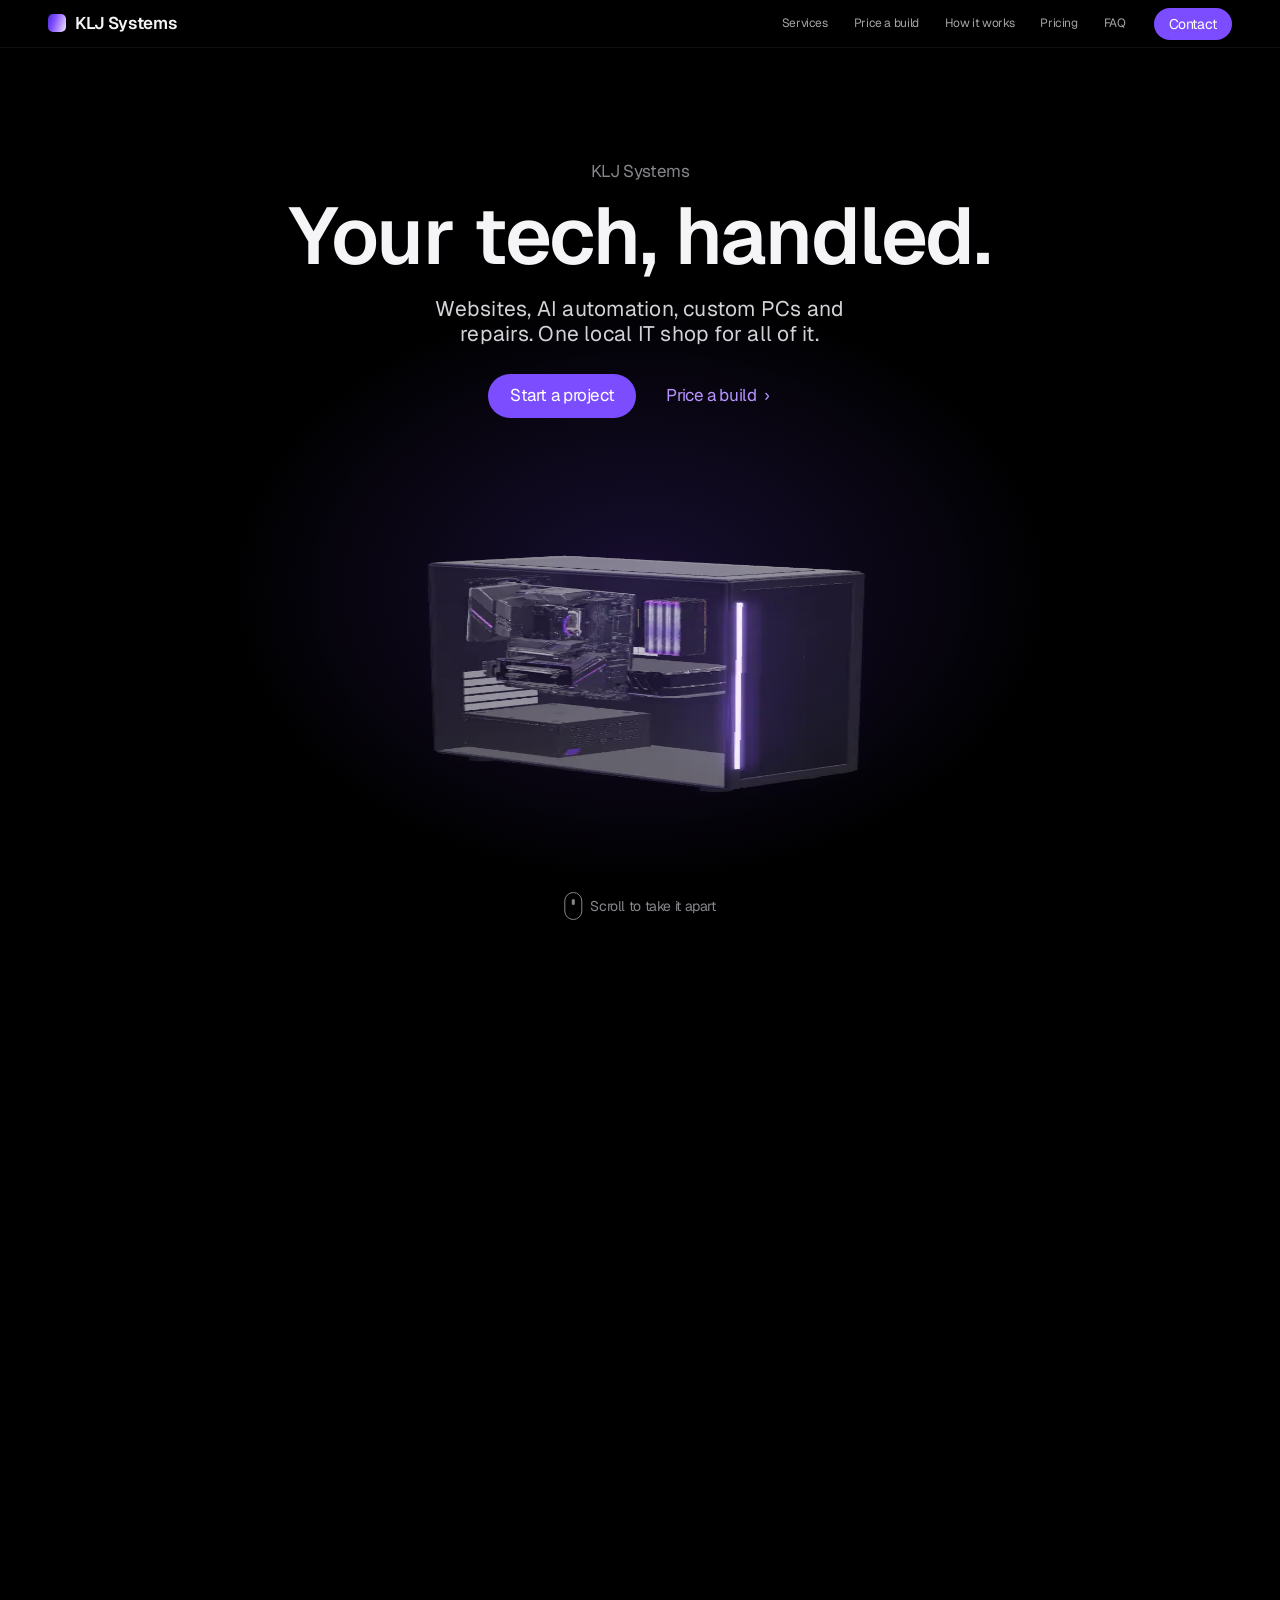
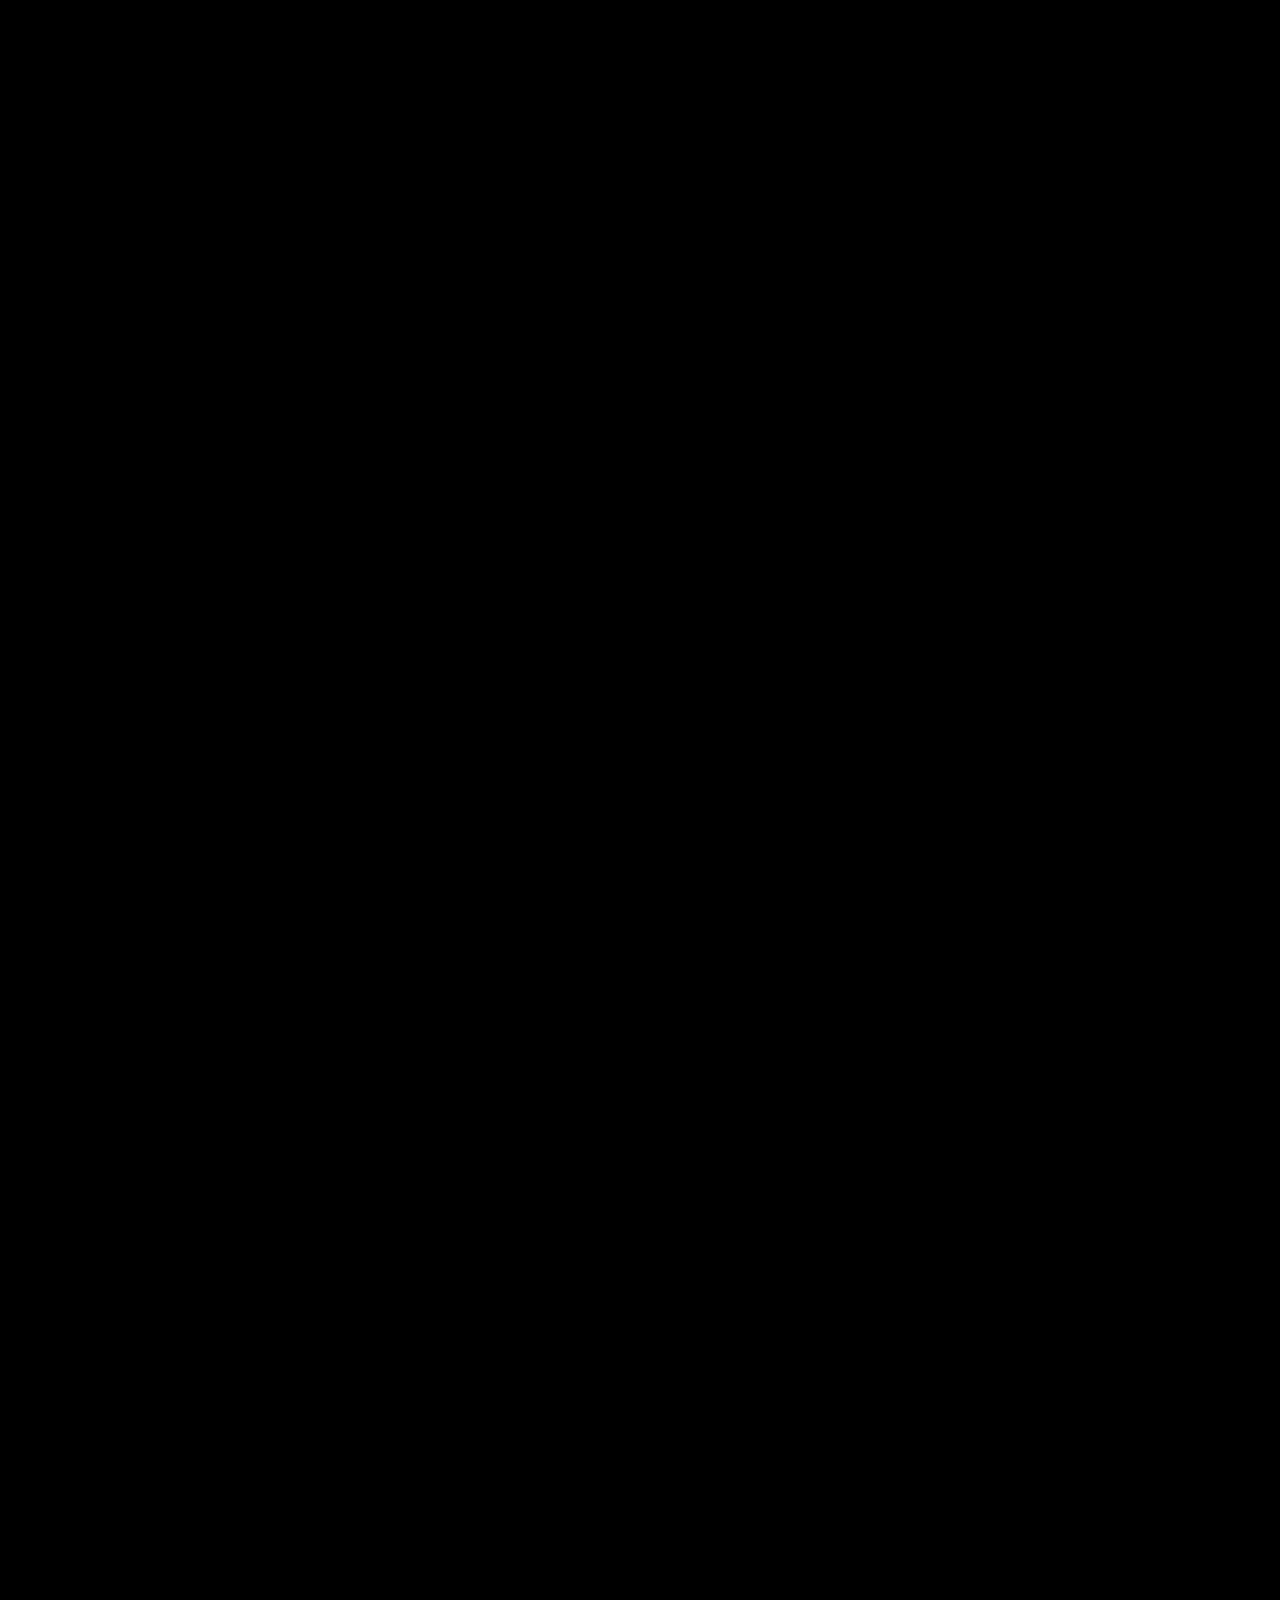
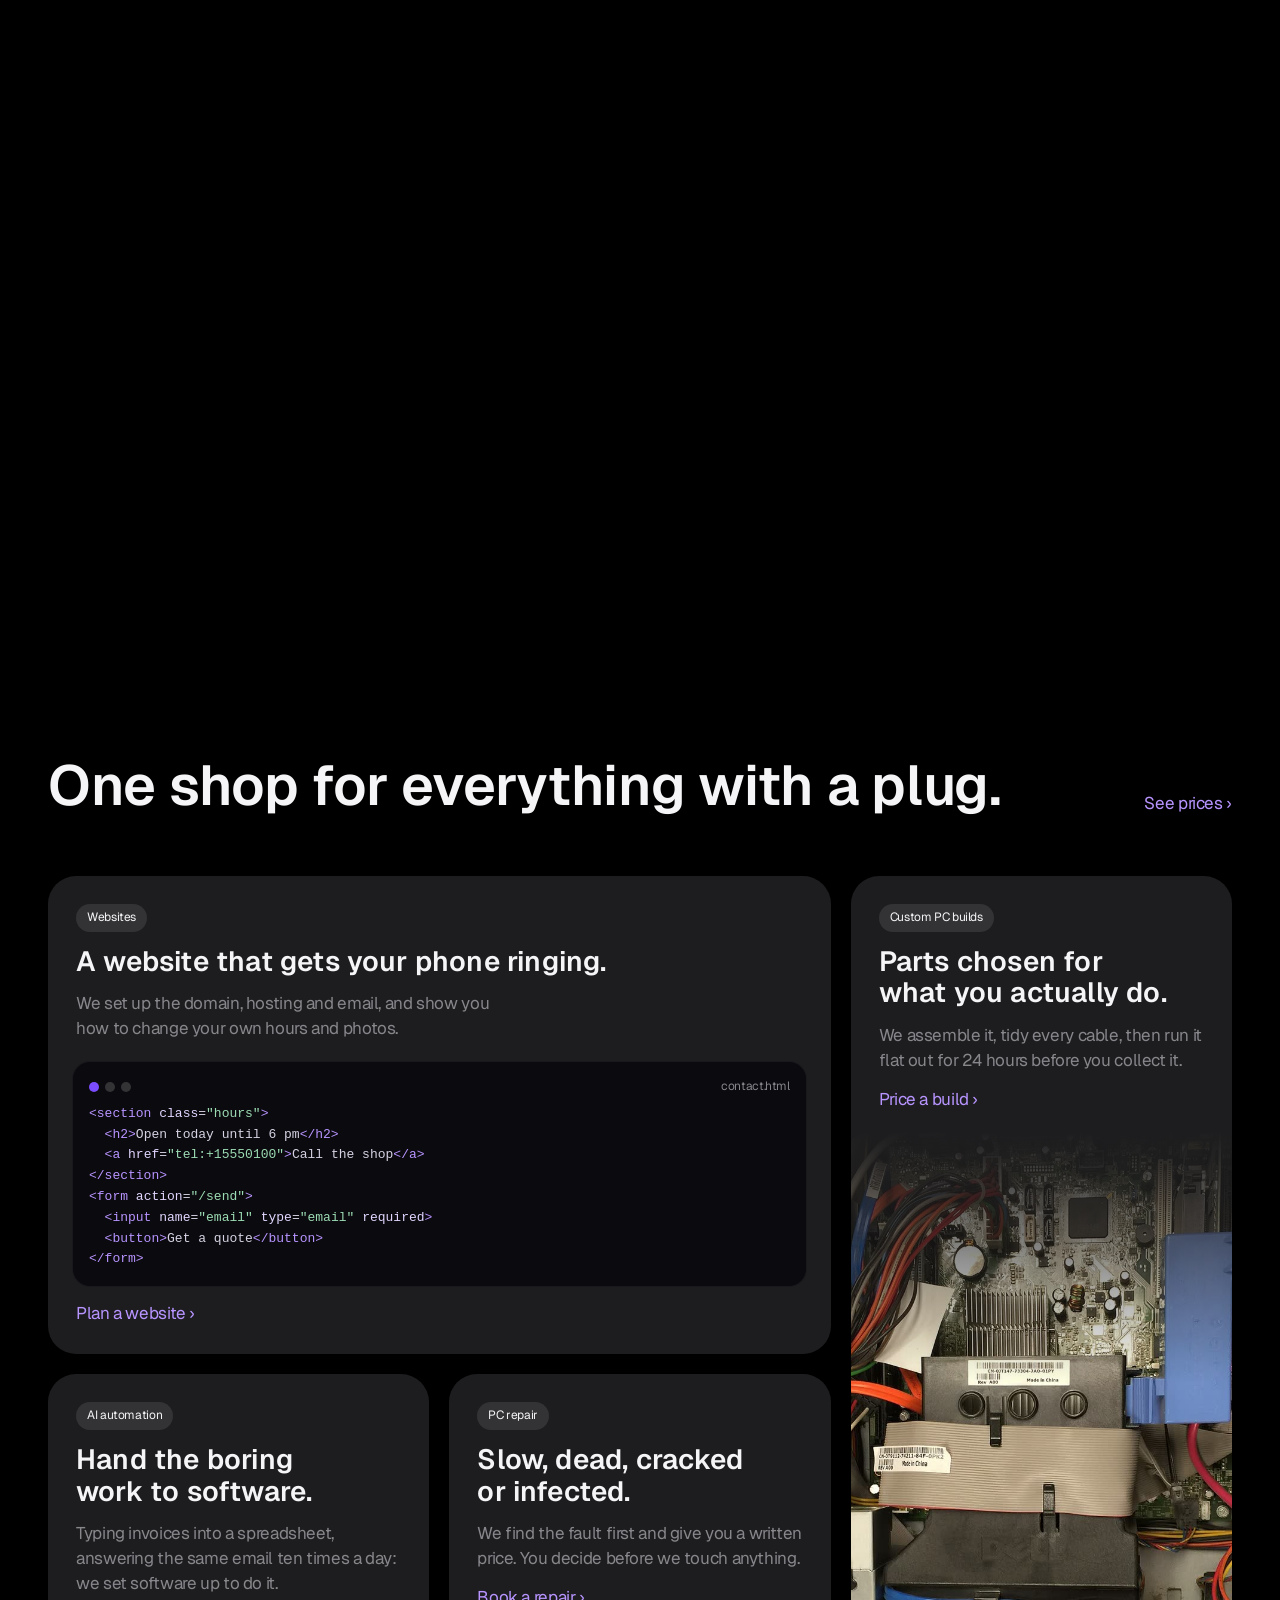
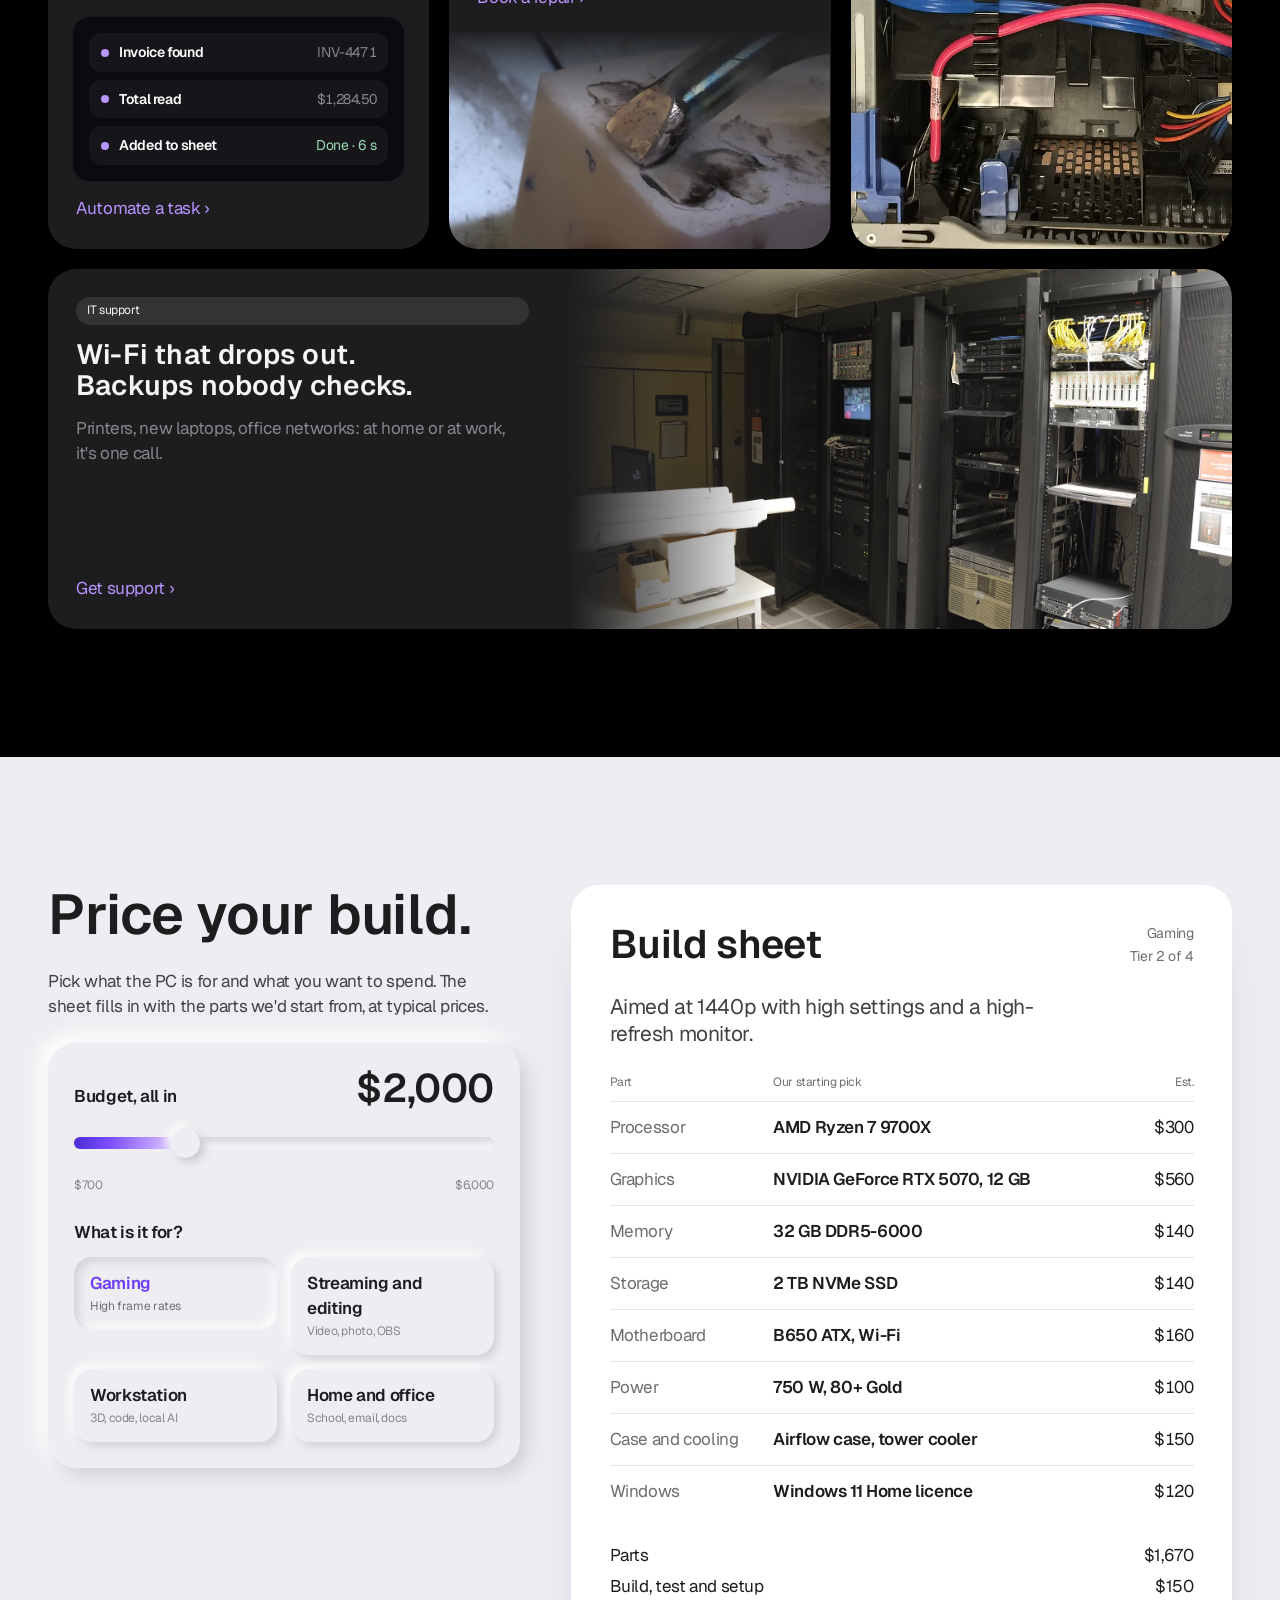
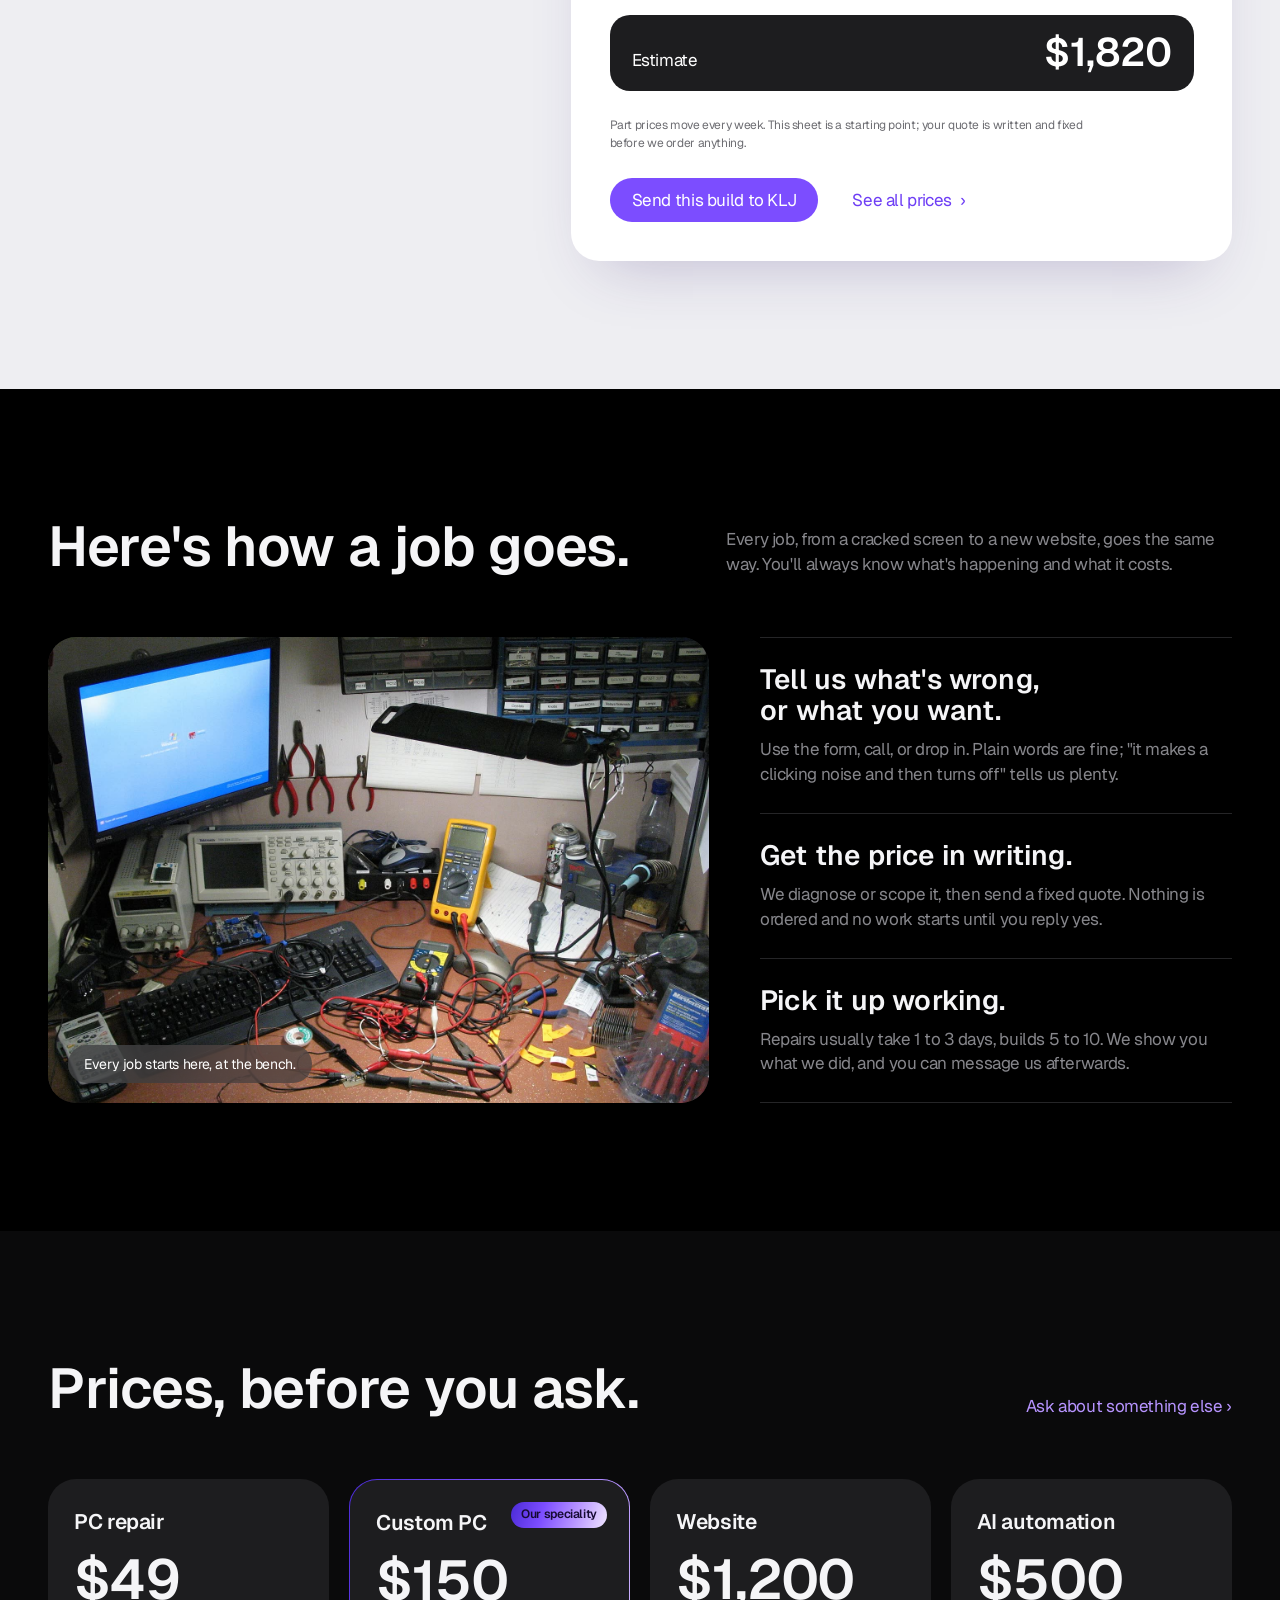
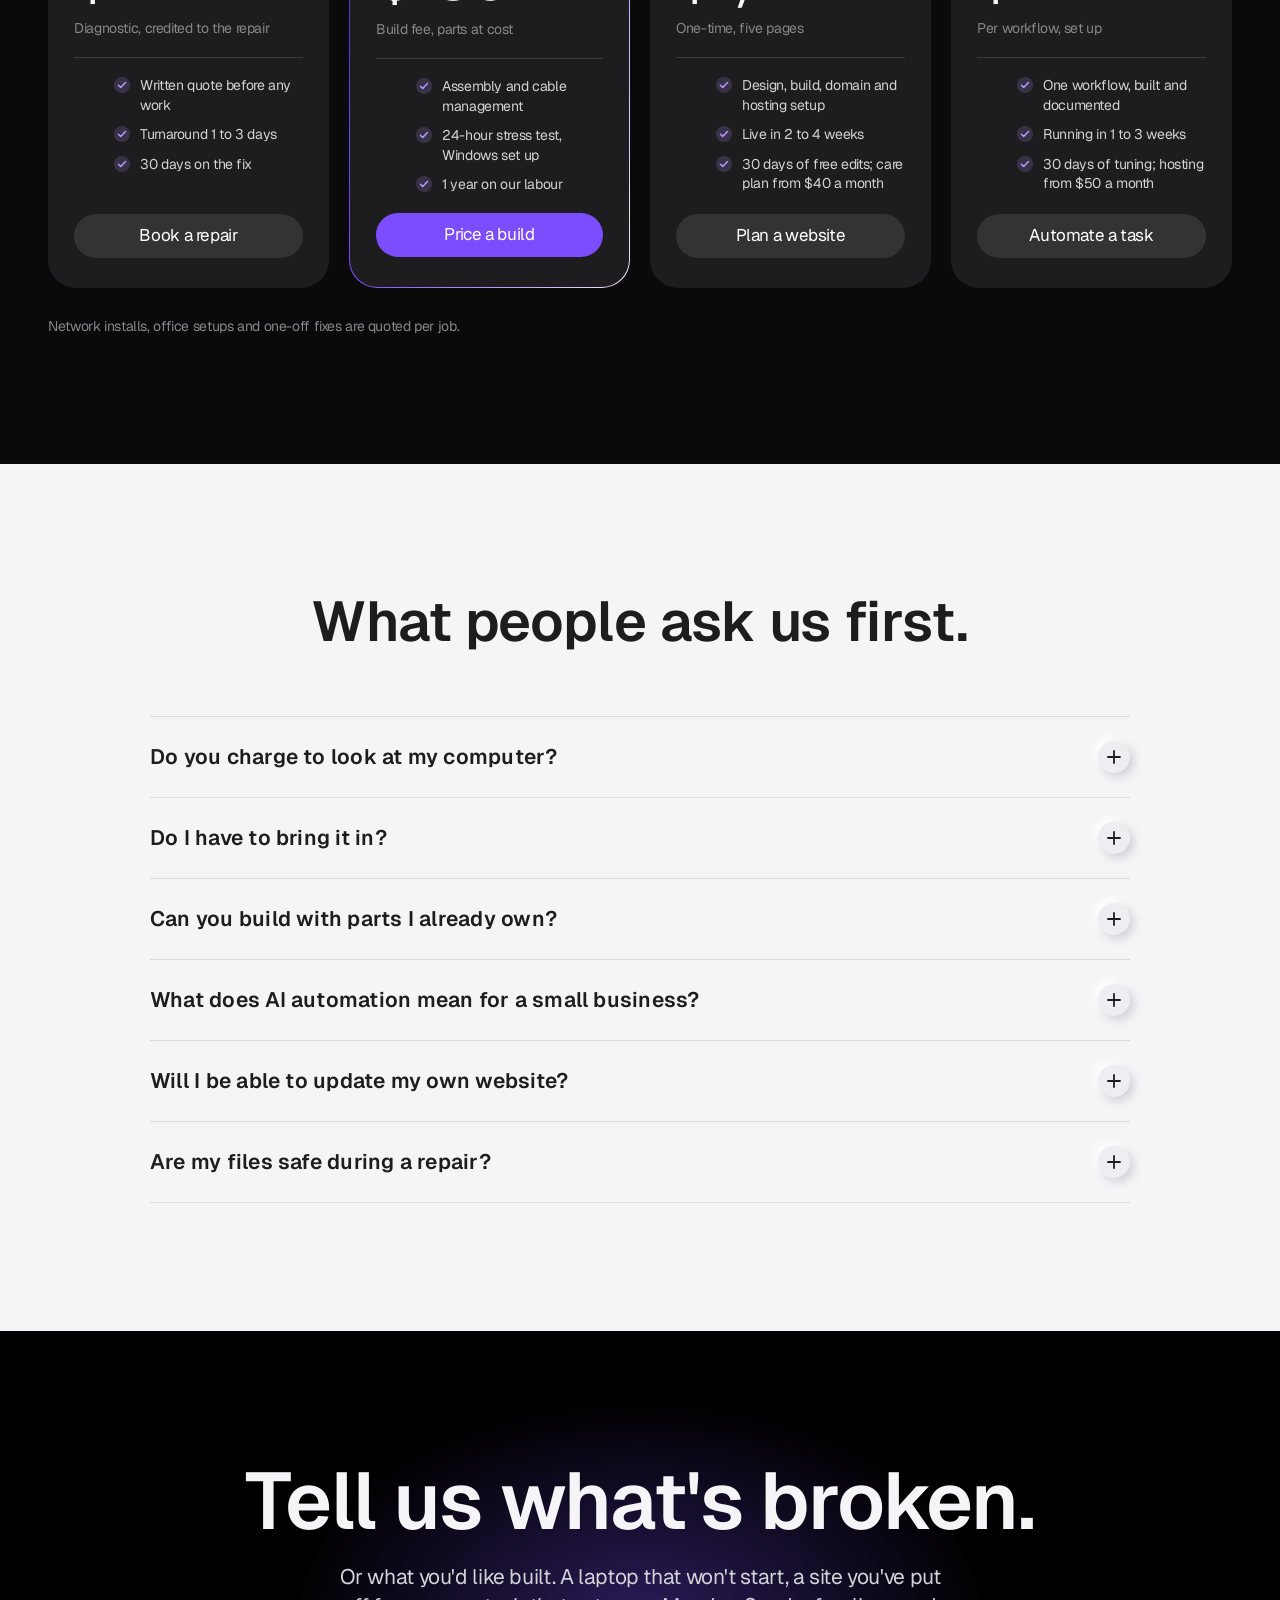
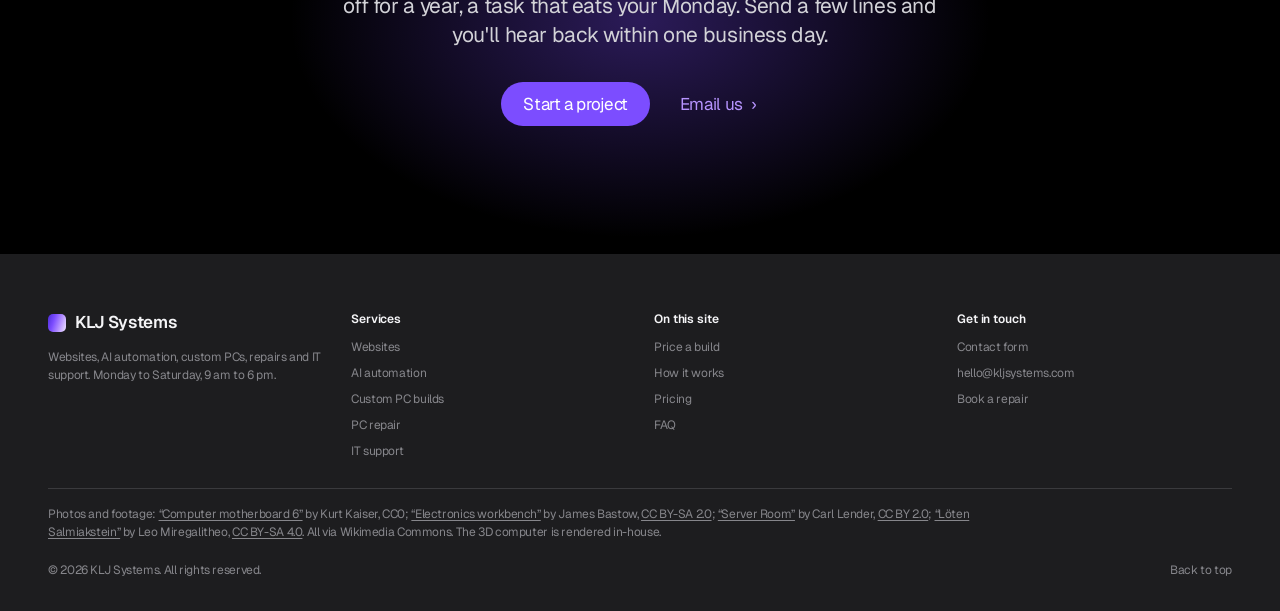
<file: index.html>
<!doctype html>
<html lang="en">
<head>
<meta charset="utf-8">
<meta name="viewport" content="width=device-width, initial-scale=1">
<title>KLJ Systems: websites, AI automation, custom PCs and repairs</title>
<meta name="description" content="KLJ Systems is one IT shop for websites, AI automation, custom PC builds, PC repairs and everyday IT support. Price a build online or send a request.">
<meta name="theme-color" content="#000000">
<link rel="icon" href="assets/favicon.svg" type="image/svg+xml">
<link rel="preconnect" href="https://fonts.googleapis.com">
<link rel="preconnect" href="https://fonts.gstatic.com" crossorigin>
<link href="https://fonts.googleapis.com/css2?family=Geist:wght@300;400;600&display=swap" rel="stylesheet">
<link rel="preload" as="image" href="assets/pc/d/000.webp" media="(min-width: 861px)">
<link rel="preload" as="image" href="assets/pc/m/000.webp" media="(max-width: 860px)">
<link rel="stylesheet" href="css/site.css">
<script>document.documentElement.classList.add('js')</script>
</head>
<body>
<a class="skip" href="#main">Skip to content</a>

<header class="bar">
  <div class="wrap bar__in">
    <a class="bar__mark" href="index.html"><i class="chip" aria-hidden="true"></i>KLJ Systems</a>
    <nav class="bar__links" aria-label="Main">
      <a href="#services">Services</a>
      <a href="#build">Price a build</a>
      <a href="#process">How it works</a>
      <a href="#pricing">Pricing</a>
      <a href="#faq">FAQ</a>
    </nav>
    <a class="pill pill--primary pill--sm" href="contact.html">Contact</a>
  </div>
</header>

<!-- First screen: a PC takes itself apart as you scroll -->
<section class="hero" id="hero" aria-label="KLJ Systems">
  <div class="hero__stage">
    <div class="hero__glow" aria-hidden="true"></div>
    <picture>
      <source media="(max-width: 860px)" srcset="assets/pc/m/000.webp">
      <img class="hero__poster" src="assets/pc/d/000.webp" width="1600" height="1000" alt="A custom-built desktop PC with a smoked glass side and purple lighting" fetchpriority="high">
    </picture>
    <canvas class="hero__canvas" id="hero-canvas" aria-hidden="true"></canvas>

    <div class="hero__intro">
      <p class="eyebrow" data-load style="--d:100ms">KLJ Systems</p>
      <h1 class="display" data-load style="--d:180ms">Your tech, handled.</h1>
      <p class="tagline" data-load style="--d:300ms">Websites, AI automation, custom PCs and repairs. One local IT shop for all of it.</p>
      <div class="hero__ctas" data-load style="--d:420ms">
        <a class="pill pill--primary" href="contact.html">Start a project</a>
        <a class="pill pill--ghost" href="#build">Price a build <span class="chev" aria-hidden="true">›</span></a>
      </div>
    </div>

    <div class="hero__captions" aria-hidden="true">
      <p class="hero__caption heading-sm" data-from="0.2" data-to="0.42">Every part, <b>chosen for what you do.</b></p>
      <p class="hero__caption heading-sm" data-from="0.42" data-to="0.64">Fitted and cable-managed <b>by hand.</b></p>
      <p class="hero__caption heading-sm" data-from="0.64" data-to="1.01">Stress-tested for 24 hours. <b>Point at any part.</b></p>
    </div>

    <div class="hero__spots" id="hero-spots"></div>
    <div class="spot-card" id="spot-card" aria-hidden="true"><strong></strong><p></p></div>

    <p class="hero__hint" aria-hidden="true"><i></i>Scroll to take it apart</p>
    <div class="floatbar">
      <span>Custom builds from <b>$150</b> + parts</span>
      <a class="pill pill--primary pill--sm" href="#build">Price a build</a>
    </div>
  </div>
</section>

<main id="main">

<!-- Services -->
<section class="band" id="services" aria-labelledby="services-title">
  <div class="wrap">
    <div class="sec-head">
      <h2 class="heading" id="services-title" data-lines>One shop for everything with a plug.</h2>
      <a class="link" href="#pricing">See prices <span aria-hidden="true">›</span></a>
    </div>
    <div class="bento">
      <article class="tile tile--wide" id="websites" data-reveal>
        <span class="tile__tag">Websites</span>
        <h3>A website that gets your phone ringing.</h3>
        <p>We set up the domain, hosting and email, and show you how to change your own hours and photos.</p>
        <div class="ui" data-ui aria-hidden="true">
          <div class="ui__top"><span class="ui__dots"><i></i><i></i><i></i></span><span>contact.html</span></div>
<pre><code><span class="t">&lt;section</span> <span class="a">class</span>=<span class="s">"hours"</span><span class="t">&gt;</span>
  <span class="t">&lt;h2&gt;</span>Open today until 6 pm<span class="t">&lt;/h2&gt;</span>
  <span class="t">&lt;a</span> <span class="a">href</span>=<span class="s">"tel:+15550100"</span><span class="t">&gt;</span>Call the shop<span class="t">&lt;/a&gt;</span>
<span class="t">&lt;/section&gt;</span>
<span class="t">&lt;form</span> <span class="a">action</span>=<span class="s">"/send"</span><span class="t">&gt;</span>
  <span class="t">&lt;input</span> <span class="a">name</span>=<span class="s">"email"</span> <span class="a">type</span>=<span class="s">"email"</span> <span class="a">required</span><span class="t">&gt;</span>
  <span class="t">&lt;button&gt;</span>Get a quote<span class="t">&lt;/button&gt;</span>
<span class="t">&lt;/form&gt;</span></code></pre>
        </div>
        <a class="link" href="contact.html?service=Website">Plan a website <span aria-hidden="true">›</span></a>
      </article>

      <article class="tile tile--tall" id="builds" data-reveal style="--i:1">
        <span class="tile__tag">Custom PC builds</span>
        <h3>Parts chosen for what you actually do.</h3>
        <p>We assemble it, tidy every cable, then run it flat out for 24 hours before you collect it.</p>
        <a class="link" href="#build">Price a build <span aria-hidden="true">›</span></a>
        <div class="tile__media"><img src="assets/img/computer-motherboard-6.jpg" width="1600" height="1200" alt="An open desktop tower: motherboard, cooler, memory and cables" loading="lazy"><span class="tile__shade"></span></div>
      </article>

      <article class="tile" id="automation" data-reveal>
        <span class="tile__tag">AI automation</span>
        <h3>Hand the boring work to software.</h3>
        <p>Typing invoices into a spreadsheet, answering the same email ten times a day: we set software up to do it.</p>
        <div class="ui" data-ui aria-hidden="true">
          <div class="ui__row"><i></i><b>Invoice found</b><span>INV-4471</span></div>
          <div class="ui__row"><i></i><b>Total read</b><span>$1,284.50</span></div>
          <div class="ui__row"><i></i><b>Added to sheet</b><span class="ui__ok">Done · 6 s</span></div>
        </div>
        <a class="link" href="contact.html?service=AI%20automation">Automate a task <span aria-hidden="true">›</span></a>
      </article>

      <article class="tile" id="repairs" data-reveal style="--i:1">
        <span class="tile__tag">PC repair</span>
        <h3>Slow, dead, cracked or infected.</h3>
        <p>We find the fault first and give you a written price. You decide before we touch anything.</p>
        <a class="link" href="contact.html?service=PC%20repair">Book a repair <span aria-hidden="true">›</span></a>
        <div class="tile__media"><video autoplay muted loop playsinline preload="metadata" poster="assets/img/loten-salmiakstein-poster.jpg" width="854" height="480" aria-hidden="true"><source src="assets/img/loten-salmiakstein.webm" type="video/webm"></video><span class="tile__shade"></span></div>
      </article>

      <article class="tile tile--full" id="support" data-reveal style="--i:2">
        <span class="tile__tag">IT support</span>
        <h3>Wi-Fi that drops out. Backups nobody checks.</h3>
        <p>Printers, new laptops, office networks: at home or at work, it's one call.</p>
        <a class="link" href="contact.html?service=IT%20support">Get support <span aria-hidden="true">›</span></a>
        <div class="tile__media"><img src="assets/img/server-room-22397102849.jpg" width="1600" height="1066" alt="Server racks with network cabling" loading="lazy"><span class="tile__shade"></span></div>
      </article>
    </div>
  </div>
</section>

<!-- Build estimator -->
<section class="band band--neu light" id="build" aria-labelledby="build-title">
  <div class="wrap builder">
    <div class="builder__intro">
      <h2 class="heading" id="build-title" data-lines>Price your build.</h2>
      <p data-reveal>Pick what the PC is for and what you want to spend. The sheet fills in with the parts we'd start from, at typical prices.</p>
      <form class="neu-panel builder__controls" id="builder-form" data-reveal style="--i:1">
        <div class="budget">
          <label for="budget"><span>Budget, all in</span><output id="budget-out" for="budget">$2,000</output></label>
          <div class="range" style="--p:0.2453"><input type="range" id="budget" name="budget" min="700" max="6000" step="100" value="2000"></div>
          <div class="budget__ends"><span>$700</span><span>$6,000</span></div>
        </div>
        <fieldset class="uses">
          <legend>What is it for?</legend>
          <label class="use"><input type="radio" name="use" value="gaming" checked><span><b>Gaming</b><small>High frame rates</small></span></label>
          <label class="use"><input type="radio" name="use" value="creator"><span><b>Streaming and editing</b><small>Video, photo, OBS</small></span></label>
          <label class="use"><input type="radio" name="use" value="workstation"><span><b>Workstation</b><small>3D, code, local AI</small></span></label>
          <label class="use"><input type="radio" name="use" value="office"><span><b>Home and office</b><small>School, email, docs</small></span></label>
        </fieldset>
      </form>
    </div>

    <article class="ticket" data-reveal style="--i:1">
      <div class="ticket__top">
        <h3>Build sheet</h3>
        <div class="ticket__meta"><span id="sheet-use">Gaming</span><span id="sheet-tier">Tier 2 of 4</span></div>
      </div>
      <p class="ticket__fit" id="sheet-fit">Aimed at 1440p with high settings and a high-refresh monitor.</p>
      <table class="parts" id="parts">
        <thead><tr><th scope="col">Part</th><th scope="col">Our starting pick</th><th scope="col">Est.</th></tr></thead>
        <tbody>
          <tr><td>Processor</td><td>AMD Ryzen 7 9700X</td><td>$300</td></tr>
          <tr><td>Graphics</td><td>NVIDIA GeForce RTX 5070, 12 GB</td><td>$560</td></tr>
          <tr><td>Memory</td><td>32 GB DDR5-6000</td><td>$140</td></tr>
          <tr><td>Storage</td><td>2 TB NVMe SSD</td><td>$140</td></tr>
          <tr><td>Motherboard</td><td>B650 ATX, Wi-Fi</td><td>$160</td></tr>
          <tr><td>Power</td><td>750 W, 80+ Gold</td><td>$100</td></tr>
          <tr><td>Case and cooling</td><td>Airflow case, tower cooler</td><td>$150</td></tr>
          <tr><td>Windows</td><td>Windows 11 Home licence</td><td>$120</td></tr>
        </tbody>
      </table>
      <div class="totals">
        <div><span>Parts</span><span id="t-parts">$1,670</span></div>
        <div><span>Build, test and setup</span><span id="t-fee">$150</span></div>
        <div class="grand" aria-live="polite"><span>Estimate</span><span id="t-total">$1,820</span></div>
      </div>
      <p class="ticket__note" id="sheet-note">Part prices move every week. This sheet is a starting point; your quote is written and fixed before we order anything.</p>
      <div class="ticket__act">
        <a class="pill pill--primary" id="send-build" href="contact.html?service=Custom%20PC%20build">Send this build to KLJ</a>
        <a class="pill pill--ghost-light" href="#pricing">See all prices <span class="chev" aria-hidden="true">›</span></a>
      </div>
    </article>
  </div>
</section>

<!-- How it works -->
<section class="band" id="process" aria-labelledby="process-title">
  <div class="wrap">
    <div class="sec-head">
      <h2 class="heading" id="process-title" data-lines>Here's how a job goes.</h2>
      <p class="muted" data-reveal>Every job, from a cracked screen to a new website, goes the same way. You'll always know what's happening and what it costs.</p>
    </div>
    <div class="howto">
      <figure class="howto__media" data-reveal>
        <img src="assets/img/electronics-workbench.jpg" width="1600" height="1212" alt="The repair bench: multimeter, oscilloscope, power supply and hand tools" loading="lazy">
        <figcaption>Every job starts here, at the bench.</figcaption>
      </figure>
      <ol class="howto__list">
        <li data-reveal><h3>Tell us what's wrong, or what you want.</h3><p>Use the form, call, or drop in. Plain words are fine; "it makes a clicking noise and then turns off" tells us plenty.</p></li>
        <li data-reveal style="--i:1"><h3>Get the price in writing.</h3><p>We diagnose or scope it, then send a fixed quote. Nothing is ordered and no work starts until you reply yes.</p></li>
        <li data-reveal style="--i:2"><h3>Pick it up working.</h3><p>Repairs usually take 1 to 3 days, builds 5 to 10. We show you what we did, and you can message us afterwards.</p></li>
      </ol>
    </div>
  </div>
</section>

<!-- Pricing -->
<section class="band band--charcoal" id="pricing" aria-labelledby="pricing-title" style="background:#0a0a0b">
  <div class="wrap">
    <div class="sec-head">
      <h2 class="heading" id="pricing-title" data-lines>Prices, before you ask.</h2>
      <a class="link" href="contact.html">Ask about something else <span aria-hidden="true">›</span></a>
    </div>
    <div class="plans">
      <article class="plan" data-reveal>
        <h3>PC repair</h3>
        <p class="price">$49</p>
        <p class="per">Diagnostic, credited to the repair</p>
        <ul><li>Written quote before any work</li><li>Turnaround 1 to 3 days</li><li>30 days on the fix</li></ul>
        <a class="pill pill--dark" href="contact.html?service=PC%20repair" style="background:var(--smoke)">Book a repair</a>
      </article>
      <article class="plan plan--pick" data-reveal style="--i:1">
        <span class="plan__flag">Our speciality</span>
        <h3>Custom PC</h3>
        <p class="price">$150</p>
        <p class="per">Build fee, parts at cost</p>
        <ul><li>Assembly and cable management</li><li>24-hour stress test, Windows set up</li><li>1 year on our labour</li></ul>
        <a class="pill pill--primary" href="#build">Price a build</a>
      </article>
      <article class="plan" data-reveal style="--i:2">
        <h3>Website</h3>
        <p class="price">$1,200</p>
        <p class="per">One-time, five pages</p>
        <ul><li>Design, build, domain and hosting setup</li><li>Live in 2 to 4 weeks</li><li>30 days of free edits; care plan from $40 a month</li></ul>
        <a class="pill pill--dark" href="contact.html?service=Website" style="background:var(--smoke)">Plan a website</a>
      </article>
      <article class="plan" data-reveal style="--i:3">
        <h3>AI automation</h3>
        <p class="price">$500</p>
        <p class="per">Per workflow, set up</p>
        <ul><li>One workflow, built and documented</li><li>Running in 1 to 3 weeks</li><li>30 days of tuning; hosting from $50 a month</li></ul>
        <a class="pill pill--dark" href="contact.html?service=AI%20automation" style="background:var(--smoke)">Automate a task</a>
      </article>
    </div>
    <p class="plans-note">Network installs, office setups and one-off fixes are quoted per job.</p>
  </div>
</section>

<!-- FAQ -->
<section class="band band--light light" id="faq" aria-labelledby="faq-title">
  <div class="wrap">
    <h2 class="heading center" id="faq-title" data-lines>What people ask us first.</h2>
    <div class="faq" style="margin-top:clamp(40px,5vw,64px)">
      <details data-reveal><summary>Do you charge to look at my computer?</summary><p class="answer">The diagnostic is $49. If you go ahead with the repair, that $49 comes off the bill. You'll have the price in writing before we touch anything.</p></details>
      <details data-reveal><summary>Do I have to bring it in?</summary><p class="answer">No. Drop it off, book a local pickup, or let us connect remotely. Most software problems (slowdowns, viruses, setup) can be fixed without the machine leaving your desk.</p></details>
      <details data-reveal><summary>Can you build with parts I already own?</summary><p class="answer">Yes. We check what you have, keep what's still worth keeping, and quote only for the rest. Upgrades to an existing PC work the same way.</p></details>
      <details data-reveal><summary>What does AI automation mean for a small business?</summary><p class="answer">Taking one task you repeat every day and handing it to software: sorting email, pulling numbers out of invoices, answering the same customer questions, booking appointments. We start with one task, measure the time saved, then decide what's next.</p></details>
      <details data-reveal><summary>Will I be able to update my own website?</summary><p class="answer">Yes. Every site comes with a short walkthrough of how to change text, photos and opening hours. If you'd rather not, the care plan covers updates for you.</p></details>
      <details data-reveal><summary>Are my files safe during a repair?</summary><p class="answer">We back up your data before any risky work when the drive allows it, we don't browse your files, and anything we recover stays with you.</p></details>
    </div>
  </div>
</section>

<!-- Closing call to action -->
<section class="band cta" aria-labelledby="cta-title">
  <div class="wrap">
    <h2 class="display" id="cta-title" data-lines>Tell us what's broken.</h2>
    <p data-reveal>Or what you'd like built. A laptop that won't start, a site you've put off for a year, a task that eats your Monday. Send a few lines and you'll hear back within one business day.</p>
    <div class="hero__ctas" data-reveal style="--i:1">
      <a class="pill pill--primary" href="contact.html">Start a project</a>
      <a class="pill pill--ghost" href="mailto:hello@kljsystems.com">Email us <span class="chev" aria-hidden="true">›</span></a>
    </div>
  </div>
</section>

</main>

<footer class="foot">
  <div class="wrap">
    <div class="foot__grid">
      <div class="foot__brand"><a class="bar__mark" href="index.html"><i class="chip" aria-hidden="true"></i>KLJ Systems</a><p>Websites, AI automation, custom PCs, repairs and IT support. Monday to Saturday, 9 am to 6 pm.</p></div>
      <div><h3>Services</h3><nav aria-label="Services"><a href="index.html#websites">Websites</a><a href="index.html#automation">AI automation</a><a href="index.html#builds">Custom PC builds</a><a href="index.html#repairs">PC repair</a><a href="index.html#support">IT support</a></nav></div>
      <div><h3>On this site</h3><nav aria-label="On this site"><a href="index.html#build">Price a build</a><a href="index.html#process">How it works</a><a href="index.html#pricing">Pricing</a><a href="index.html#faq">FAQ</a></nav></div>
      <div><h3>Get in touch</h3><nav aria-label="Get in touch"><a href="contact.html">Contact form</a><a href="mailto:hello@kljsystems.com">hello@kljsystems.com</a><a href="contact.html?service=PC%20repair">Book a repair</a></nav></div>
    </div>
    <p class="credits">Photos and footage: <a href="https://commons.wikimedia.org/wiki/File:Computer_motherboard_6.jpg">“Computer motherboard 6”</a> by Kurt Kaiser, CC0; <a href="https://commons.wikimedia.org/wiki/File:Electronics_workbench.jpg">“Electronics workbench”</a> by James Bastow, <a href="https://creativecommons.org/licenses/by-sa/2.0">CC BY-SA 2.0</a>; <a href="https://commons.wikimedia.org/wiki/File:Server_Room_(22397102849).jpg">“Server Room”</a> by Carl Lender, <a href="https://creativecommons.org/licenses/by/2.0">CC BY 2.0</a>; <a href="https://commons.wikimedia.org/wiki/File:L%C3%B6ten_Salmiakstein.webm">“Löten Salmiakstein”</a> by Leo Miregalitheo, <a href="https://creativecommons.org/licenses/by-sa/4.0">CC BY-SA 4.0</a>. All via Wikimedia Commons. The 3D computer is rendered in-house.</p>
    <div class="foot__legal"><span>© <span data-year>2026</span> KLJ Systems. All rights reserved.</span><a href="#main">Back to top</a></div>
  </div>
</footer>

<script src="js/site.js" defer></script>
<script src="js/build.js" defer></script>
<script src="js/hero.js" defer></script>
</body>
</html>
</file>
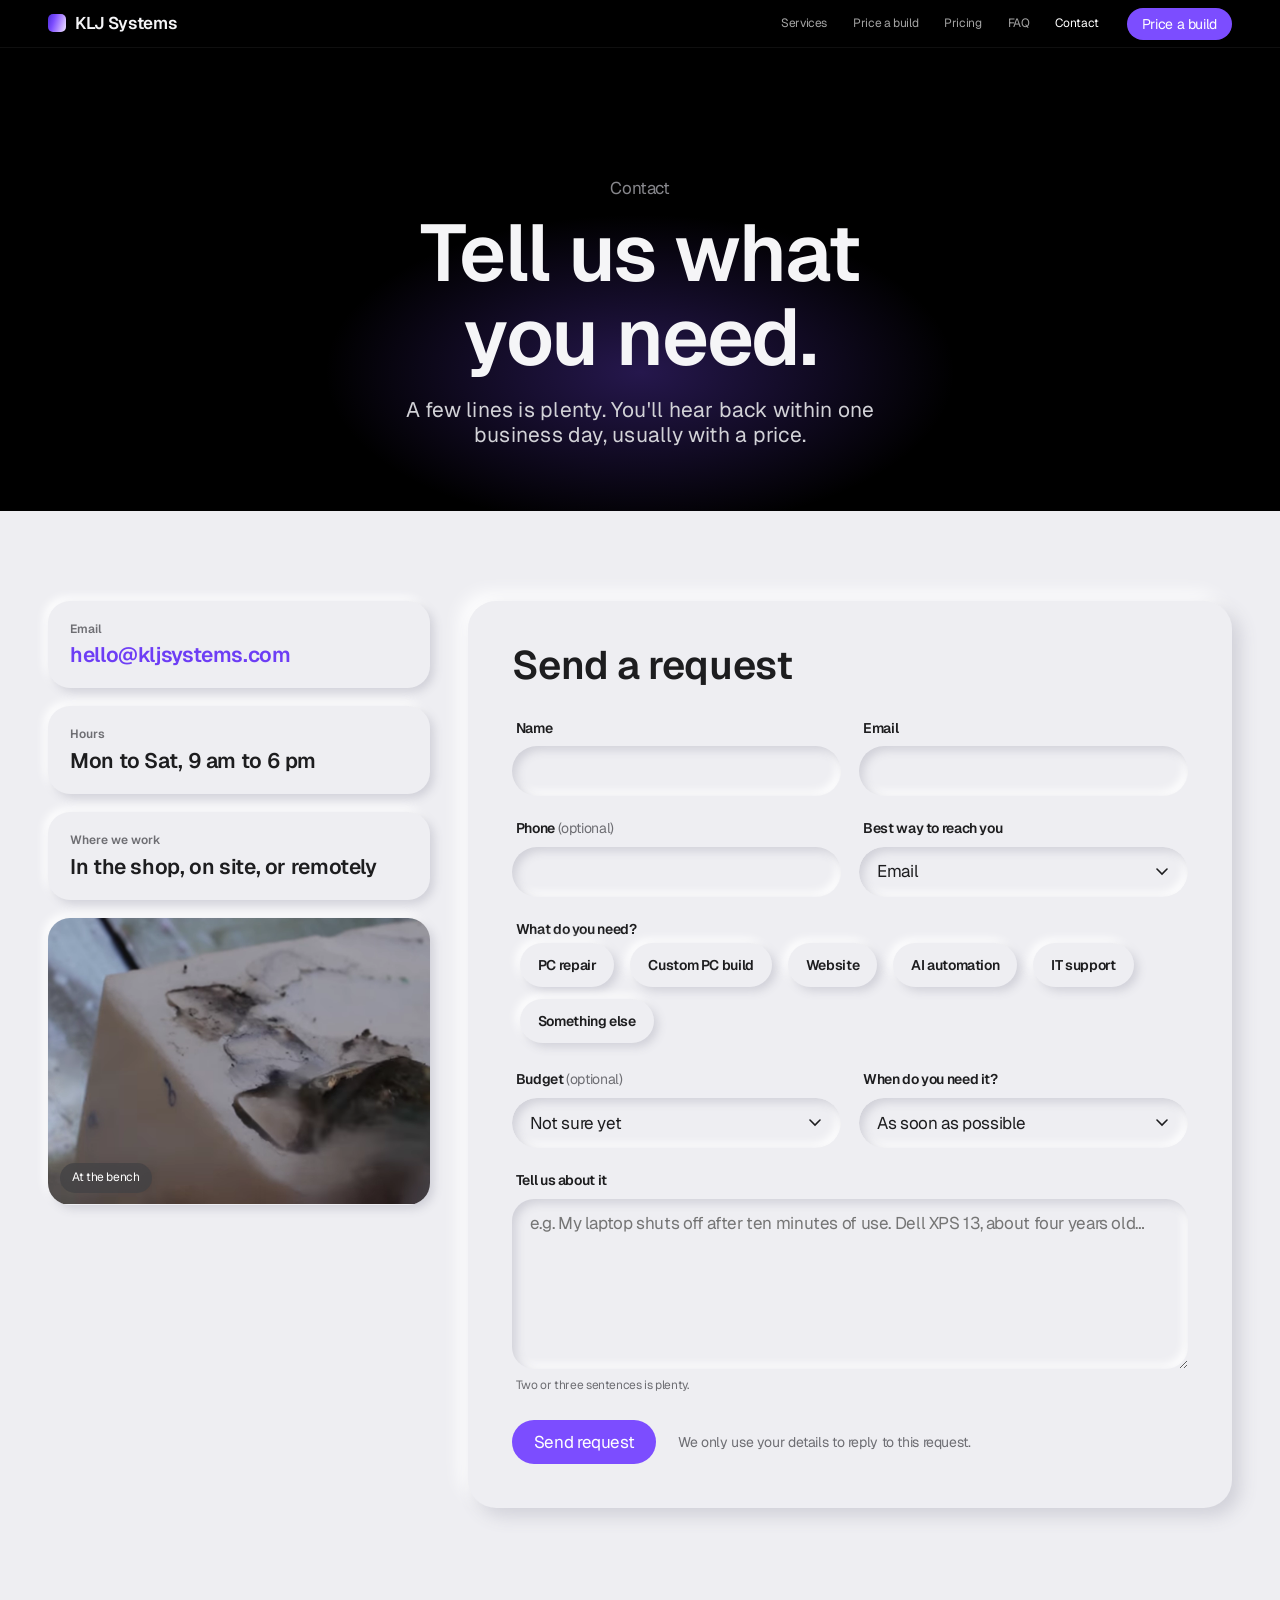
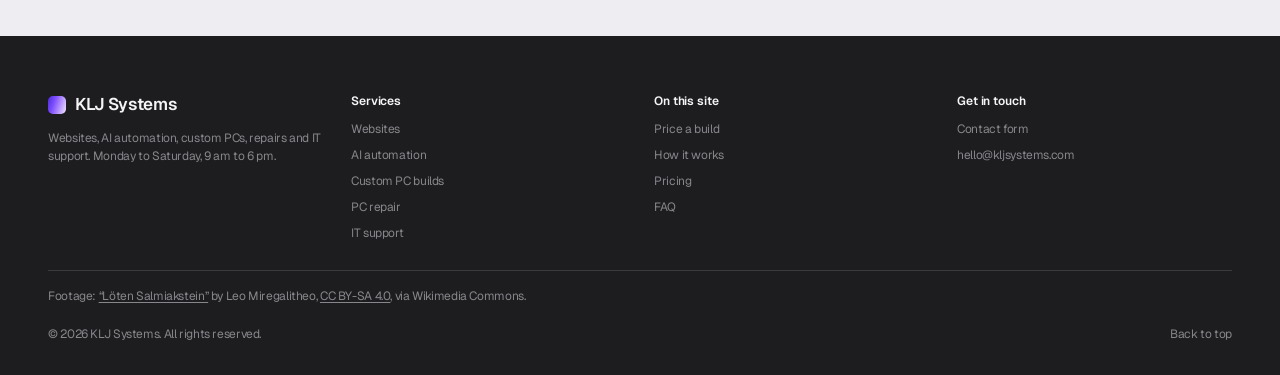
<file: contact.html>
<!doctype html>
<html lang="en">
<head>
<meta charset="utf-8">
<meta name="viewport" content="width=device-width, initial-scale=1">
<title>Contact KLJ Systems: repairs, builds, websites and automation</title>
<meta name="description" content="Tell KLJ Systems what you need: a PC repair, a custom build, a website, AI automation or IT support. Reply within one business day.">
<meta name="theme-color" content="#000000">
<link rel="icon" href="assets/favicon.svg" type="image/svg+xml">
<link rel="preconnect" href="https://fonts.googleapis.com">
<link rel="preconnect" href="https://fonts.gstatic.com" crossorigin>
<link href="https://fonts.googleapis.com/css2?family=Geist:wght@300;400;600&display=swap" rel="stylesheet">
<link rel="stylesheet" href="css/site.css">
<script>document.documentElement.classList.add('js')</script>
</head>
<body>
<a class="skip" href="#form">Skip to the form</a>

<header class="bar">
  <div class="wrap bar__in">
    <a class="bar__mark" href="index.html"><i class="chip" aria-hidden="true"></i>KLJ Systems</a>
    <nav class="bar__links" aria-label="Main">
      <a href="index.html#services">Services</a>
      <a href="index.html#build">Price a build</a>
      <a href="index.html#pricing">Pricing</a>
      <a href="index.html#faq">FAQ</a>
      <a href="contact.html" aria-current="page">Contact</a>
    </nav>
    <a class="pill pill--primary pill--sm" href="index.html#build">Price a build</a>
  </div>
</header>

<main id="main">
  <section class="contact-hero wrap">
    <p class="eyebrow muted" data-reveal>Contact</p>
    <h1 class="display" data-lines>Tell us what you need.</h1>
    <p class="tagline" data-reveal style="--i:1">A few lines is plenty. You'll hear back within one business day, usually with a price.</p>
  </section>

  <section class="band band--neu light" style="padding-top:clamp(56px,7vw,96px)">
    <div class="wrap contact">
      <aside class="contact__side">
        <div class="info" data-reveal><h2>Email</h2><p><a class="link" href="mailto:hello@kljsystems.com">hello@kljsystems.com</a></p></div>
        <div class="info" data-reveal style="--i:1"><h2>Hours</h2><p>Mon to Sat, 9 am to 6 pm</p></div>
        <div class="info" data-reveal style="--i:2"><h2>Where we work</h2><p>In the shop, on site, or remotely</p></div>
        <figure class="info info--media" data-reveal style="--i:3">
          <video autoplay muted loop playsinline preload="metadata" poster="assets/img/loten-salmiakstein-poster.jpg" width="854" height="480" aria-hidden="true"><source src="assets/img/loten-salmiakstein.webm" type="video/webm"></video>
          <figcaption>At the bench</figcaption>
        </figure>
      </aside>

      <section class="formcard" id="form" aria-labelledby="form-title">
        <div id="form-area">
          <h2 id="form-title">Send a request</h2>
          <div class="prefill" id="prefill" hidden>
            <b>Your build sheet is attached below.</b>
            <span>Change anything you like before you send it.</span>
          </div>

          <form class="form" id="contact-form" action="mailto:hello@kljsystems.com" method="post" enctype="text/plain" novalidate>
            <div class="fld">
              <label for="f-name">Name</label>
              <input id="f-name" name="name" type="text" autocomplete="name" required aria-describedby="e-name">
              <span class="err" id="e-name" aria-live="polite"></span>
            </div>
            <div class="fld">
              <label for="f-email">Email</label>
              <input id="f-email" name="email" type="email" autocomplete="email" spellcheck="false" required aria-describedby="e-email">
              <span class="err" id="e-email" aria-live="polite"></span>
            </div>
            <div class="fld">
              <label for="f-phone">Phone <span class="opt">(optional)</span></label>
              <input id="f-phone" name="phone" type="tel" autocomplete="tel">
            </div>
            <div class="fld">
              <label for="f-reach">Best way to reach you</label>
              <select id="f-reach" name="reach"><option>Email</option><option>Phone call</option><option>Text message</option></select>
            </div>

            <fieldset class="fld full" aria-describedby="e-service">
              <legend>What do you need?</legend>
              <div class="chips">
                <label class="chip-opt"><input type="radio" name="service" value="PC repair" required><span>PC repair</span></label>
                <label class="chip-opt"><input type="radio" name="service" value="Custom PC build"><span>Custom PC build</span></label>
                <label class="chip-opt"><input type="radio" name="service" value="Website"><span>Website</span></label>
                <label class="chip-opt"><input type="radio" name="service" value="AI automation"><span>AI automation</span></label>
                <label class="chip-opt"><input type="radio" name="service" value="IT support"><span>IT support</span></label>
                <label class="chip-opt"><input type="radio" name="service" value="Something else"><span>Something else</span></label>
              </div>
              <span class="err" id="e-service" aria-live="polite"></span>
            </fieldset>

            <div class="fld">
              <label for="f-budget">Budget <span class="opt">(optional)</span></label>
              <select id="f-budget" name="budget">
                <option value="">Not sure yet</option><option>Under $500</option><option>$500 to $1,500</option><option>$1,500 to $3,000</option><option>$3,000 or more</option>
              </select>
            </div>
            <div class="fld">
              <label for="f-when">When do you need it?</label>
              <select id="f-when" name="when"><option>As soon as possible</option><option>Within a couple of weeks</option><option>This month or later</option><option>Just getting prices</option></select>
            </div>

            <div class="fld full">
              <label for="f-message">Tell us about it</label>
              <textarea id="f-message" name="message" required aria-describedby="h-message e-message" placeholder="e.g. My laptop shuts off after ten minutes of use. Dell XPS 13, about four years old…"></textarea>
              <span class="hint" id="h-message">Two or three sentences is plenty.</span>
              <span class="err" id="e-message" aria-live="polite"></span>
            </div>

            <div class="hp" aria-hidden="true"><label for="f-company">Leave this empty</label><input id="f-company" name="company" type="text" tabindex="-1" autocomplete="off"></div>

            <div class="form__send">
              <button class="pill pill--primary" type="submit" id="send">Send request</button>
              <p>We only use your details to reply to this request.</p>
            </div>
          </form>
        </div>

        <div class="done" id="done" hidden tabindex="-1">
          <h2>Thanks. It's on its way.</h2>
          <p id="done-text">You'll hear back within one business day.</p>
          <a class="pill pill--primary" href="index.html">Back to the home page</a>
        </div>
      </section>
    </div>
  </section>
</main>

<footer class="foot">
  <div class="wrap">
    <div class="foot__grid">
      <div class="foot__brand"><a class="bar__mark" href="index.html"><i class="chip" aria-hidden="true"></i>KLJ Systems</a><p>Websites, AI automation, custom PCs, repairs and IT support. Monday to Saturday, 9 am to 6 pm.</p></div>
      <div><h3>Services</h3><nav aria-label="Services"><a href="index.html#websites">Websites</a><a href="index.html#automation">AI automation</a><a href="index.html#builds">Custom PC builds</a><a href="index.html#repairs">PC repair</a><a href="index.html#support">IT support</a></nav></div>
      <div><h3>On this site</h3><nav aria-label="On this site"><a href="index.html#build">Price a build</a><a href="index.html#process">How it works</a><a href="index.html#pricing">Pricing</a><a href="index.html#faq">FAQ</a></nav></div>
      <div><h3>Get in touch</h3><nav aria-label="Get in touch"><a href="contact.html">Contact form</a><a href="mailto:hello@kljsystems.com">hello@kljsystems.com</a></nav></div>
    </div>
    <p class="credits">Footage: <a href="https://commons.wikimedia.org/wiki/File:L%C3%B6ten_Salmiakstein.webm">“Löten Salmiakstein”</a> by Leo Miregalitheo, <a href="https://creativecommons.org/licenses/by-sa/4.0">CC BY-SA 4.0</a>, via Wikimedia Commons.</p>
    <div class="foot__legal"><span>© <span data-year>2026</span> KLJ Systems. All rights reserved.</span><a href="#main">Back to top</a></div>
  </div>
</footer>

<script src="js/site.js" defer></script>
<script src="js/contact.js" defer></script>
</body>
</html>
</file>
<file: css/site.css>
/* KLJ Systems — site styles.
   Apple's dark "black theater with luminous hardware" style (see DESIGN.md), in KLJ purple.
   Black canvas, charcoal cards at 28px, glass for anything floating, neumorphic controls in the light bands. */

/* ---------- tokens ---------- */
:root {
  --black: #000000;
  --charcoal: #1d1d1f;
  --charcoal-2: #232326;
  --smoke: #333336;
  --graphite: #424245;
  --ash: #86868b;
  --platinum: #cccccc;
  --silk: #f5f5f7;
  --white: #ffffff;
  --ink: #1d1d1f;
  --accent: #7c4dff;
  --accent-hover: #8e63ff;
  --link: #b794ff;
  --link-deep: #6d3df5;
  --spectrum: linear-gradient(108deg, #4b2bd6, #7c4dff 33%, #b794ff 66%, #f0e6ff);
  --glass: rgba(66, 66, 69, 0.72);
  --glass-dark: rgba(0, 0, 0, 0.72);
  --hair-dark: rgba(134, 134, 139, 0.28);
  --hair-light: rgba(0, 0, 0, 0.1);

  /* neumorphism, light bands only */
  --neu-bg: #eeeef2;
  --neu-raise: 8px 8px 18px #d0d0d8, -8px -8px 18px #ffffff;
  --neu-raise-sm: 4px 4px 10px #d0d0d8, -4px -4px 10px #ffffff;
  --neu-inset: inset 4px 4px 10px #d0d0d8, inset -4px -4px 10px #ffffff;

  --font: "Geist", -apple-system, BlinkMacSystemFont, "SF Pro Text", system-ui, sans-serif;
  --font-display: "Geist", -apple-system, BlinkMacSystemFont, "SF Pro Display", system-ui, sans-serif;
  --display: clamp(3rem, 1.4rem + 5vw, 5rem);       /* 48 → 80 */
  --heading: clamp(2.25rem, 1.4rem + 3vw, 3.5rem);  /* 36 → 56 */
  --heading-sm: clamp(1.75rem, 1.2rem + 1.6vw, 2.5rem); /* 28 → 40 */
  --sub: clamp(1.375rem, 1.1rem + 0.8vw, 1.75rem);  /* 22 → 28 */
  --tagline: 1.3125rem;                              /* 21 */
  --body: 1.0625rem;                                 /* 17 */
  --caption: 0.875rem;                               /* 14 */
  --micro: 0.75rem;                                  /* 12 */

  --max: 1440px;
  --pad: clamp(20px, 4vw, 48px);
  --section: clamp(88px, 10vw, 144px);
  --card: 28px;
  --bar-h: 48px;

  --ease-out: cubic-bezier(0.22, 1, 0.36, 1);
  --ease-expo: cubic-bezier(0.16, 1, 0.3, 1);
  --ease-in-out: cubic-bezier(0.76, 0, 0.24, 1);
  --ease-exit: cubic-bezier(0.55, 0.055, 0.675, 0.19);
}

/* ---------- reset ---------- */
*, *::before, *::after { box-sizing: border-box; }
html { -webkit-text-size-adjust: 100%; text-size-adjust: 100%; color-scheme: dark; scroll-padding-top: calc(var(--bar-h) + 12px); }
body { margin: 0; background: var(--black); color: var(--silk); font-family: var(--font); font-size: var(--body); line-height: 1.47; letter-spacing: -0.022em; -webkit-font-smoothing: antialiased; text-rendering: optimizeLegibility; overflow-x: clip; }
h1, h2, h3, h4, p, figure, ul, ol, dl, dd { margin: 0; }
ul[class], ol[class] { padding: 0; list-style: none; }
img, video, svg, canvas { display: block; max-width: 100%; }
img, video { height: auto; }
button, input, select, textarea { font: inherit; color: inherit; letter-spacing: inherit; }
button { background: none; border: 0; padding: 0; cursor: pointer; }
a { color: inherit; }
::selection { background: var(--accent); color: var(--white); }
:focus-visible { outline: 2px solid var(--link); outline-offset: 3px; border-radius: 10px; }
.light :focus-visible { outline-color: var(--link-deep); }
a, button, input, select, textarea, label { touch-action: manipulation; -webkit-tap-highlight-color: transparent; }
.sr-only { position: absolute; width: 1px; height: 1px; overflow: hidden; clip-path: inset(50%); white-space: nowrap; }
.skip { position: absolute; left: 12px; top: -100px; z-index: 60; background: var(--accent); color: var(--white); padding: 10px 16px; border-radius: 9999px; text-decoration: none; }
.skip:focus { top: 8px; }

/* ---------- type ---------- */
h1, h2, h3 { font-family: var(--font-display); font-weight: 600; text-wrap: balance; }
.display { font-size: var(--display); line-height: 1.05; letter-spacing: -0.015em; }
.heading { font-size: var(--heading); line-height: 1.07; letter-spacing: -0.005em; }
.heading-sm { font-size: var(--heading-sm); line-height: 1.1; letter-spacing: 0; }
.sub { font-size: var(--sub); line-height: 1.14; letter-spacing: 0.007em; font-weight: 600; }
.tagline { font-size: var(--tagline); line-height: 1.19; letter-spacing: 0.011em; font-weight: 600; }
.eyebrow { font-size: var(--body); font-weight: 400; color: var(--silk); }
.muted { color: var(--ash); }
.caption { font-size: var(--caption); line-height: 1.29; letter-spacing: -0.01em; }
p { text-wrap: pretty; }

/* ---------- layout ---------- */
.wrap { width: min(var(--max), 100%); margin-inline: auto; padding-inline: var(--pad); }
.band { padding-block: var(--section); }
.band--light { background: var(--silk); color: var(--ink); }
.band--neu { background: var(--neu-bg); color: var(--ink); }
.band--charcoal { background: var(--charcoal); }
.sec-head { display: flex; justify-content: space-between; align-items: flex-end; gap: 24px; flex-wrap: wrap; margin-bottom: clamp(40px, 5vw, 60px); }
.sec-head p { max-width: 46ch; }
.center { text-align: center; }

/* ---------- buttons and links ---------- */
.pill { display: inline-flex; align-items: center; justify-content: center; gap: 8px; min-height: 44px; padding: 11px 22px; border-radius: 9999px; font-size: var(--body); line-height: 1; text-decoration: none; white-space: nowrap; transition: background-color 200ms ease, color 200ms ease, transform 140ms var(--ease-out), filter 200ms ease; }
.pill:active { transform: scale(0.97); }
.pill--primary { background: var(--accent); color: var(--white); }
.pill--ghost { color: var(--link); }
.pill--ghost-light { color: var(--link-deep); }
.pill--dark { background: var(--ink); color: var(--white); }
.pill--sm { min-height: 32px; padding: 7px 15px; font-size: var(--caption); }
.pill .chev { transition: transform 240ms var(--ease-out); }
.link { color: var(--link); text-decoration: none; }
.light .link, .band--light .link, .band--neu .link { color: var(--link-deep); }
.link:hover { text-decoration: underline; text-underline-offset: 0.18em; }
@media (hover: hover) and (pointer: fine) {
  .pill--primary:hover { background: var(--accent-hover); }
  .pill--ghost:hover, .pill--ghost-light:hover { text-decoration: underline; text-underline-offset: 0.2em; }
  .pill:hover .chev { transform: translateX(3px); }
  .pill--dark:hover { background: #000; }
}

/* ---------- the nav: glass bar ---------- */
.bar { position: sticky; top: 0; z-index: 40; height: var(--bar-h); background: var(--glass-dark); -webkit-backdrop-filter: saturate(180%) blur(20px); backdrop-filter: saturate(180%) blur(20px); border-bottom: 1px solid rgba(255, 255, 255, 0.06); transition: transform 320ms var(--ease-out); }
.bar.is-hidden { transform: translateY(-100%); transition-duration: 240ms; }
.bar__in { height: 100%; display: flex; align-items: center; gap: 28px; }
.bar__mark { display: inline-flex; align-items: center; gap: 9px; font-family: var(--font-display); font-weight: 600; font-size: var(--body); letter-spacing: -0.02em; text-decoration: none; margin-right: auto; }
.chip { width: 18px; height: 18px; border-radius: 5px; background: var(--spectrum); display: inline-block; }
.bar__links { display: flex; gap: 26px; }
.bar__links a { font-size: var(--micro); color: rgba(204, 204, 204, 0.8); text-decoration: none; padding: 10px 0; transition: color 200ms ease; }
.bar__links a:hover, .bar__links a[aria-current="page"] { color: var(--white); }
@media (max-width: 860px) { .bar__links { display: none; } }
@media (prefers-reduced-motion: reduce) { .bar, .bar.is-hidden { transition: none; } }

/* ---------- hero: the PC takes itself apart as you scroll ---------- */
.hero { position: relative; height: 420svh; background: var(--black); }
.hero__stage { position: sticky; top: 0; height: 100svh; overflow: clip; }
.hero__glow { position: absolute; left: 50%; top: 60%; width: min(1100px, 120vw); aspect-ratio: 1.4; translate: -50% -50%; background: radial-gradient(closest-side, rgba(124, 77, 255, 0.34), rgba(124, 77, 255, 0.1) 55%, transparent 75%); opacity: var(--glow, 0.6); pointer-events: none; }
.hero__canvas, .hero__poster { position: absolute; inset: 0; width: 100%; height: 100%; mix-blend-mode: screen; }
.hero__poster { object-fit: contain; object-position: 50% 62%; transition: opacity 400ms ease; }
.hero.is-live .hero__poster { opacity: 0; }
.hero__intro { position: absolute; left: 0; right: 0; top: calc(var(--bar-h) + clamp(28px, 7svh, 84px)); text-align: center; padding-inline: var(--pad); opacity: var(--intro-o, 1); transform: translateY(var(--intro-y, 0px)) scale(var(--intro-s, 1)); will-change: transform, opacity; }
.hero__intro .eyebrow { color: var(--ash); margin-bottom: 10px; }
.hero__intro h1 { max-width: 20ch; margin-inline: auto; }
.hero__intro .tagline { margin-top: 18px; color: var(--silk); max-width: 34ch; margin-inline: auto; font-weight: 400; color: #d2d2d7; }
.hero__ctas { margin-top: 28px; display: flex; gap: 8px; justify-content: center; flex-wrap: wrap; }
.hero__captions { position: absolute; left: 0; right: 0; top: calc(var(--bar-h) + clamp(28px, 8svh, 96px)); text-align: center; pointer-events: none; padding-inline: var(--pad); }
.hero__caption { position: absolute; left: 0; right: 0; padding-inline: var(--pad); opacity: 0; transform: translateY(16px); transition: opacity 500ms ease, transform 700ms var(--ease-out); }
.hero__caption.is-on { opacity: 1; transform: none; }
.hero__caption b { color: var(--link); font-weight: 600; }
.hero__hint { position: absolute; left: 50%; bottom: 28px; translate: -50% 0; font-size: var(--caption); color: var(--ash); display: flex; align-items: center; gap: 8px; opacity: var(--intro-o, 1); }
.hero__hint i { width: 18px; height: 28px; border-radius: 9999px; border: 1.5px solid var(--ash); position: relative; }
.hero__hint i::after { content: ""; position: absolute; left: 50%; top: 6px; width: 3px; height: 6px; border-radius: 3px; background: var(--ash); translate: -50% 0; animation: wheel 1.8s var(--ease-in-out) infinite; }
@keyframes wheel { 0% { transform: translateY(0); opacity: 1; } 70% { transform: translateY(8px); opacity: 0; } 100% { opacity: 0; } }

/* hotspots on the exploded PC */
.hero__spots { position: absolute; inset: 0; pointer-events: none; }
.spot { position: absolute; left: 0; top: 0; translate: -50% -50%; pointer-events: none; display: inline-flex; align-items: center; gap: 8px; padding: 7px 13px 7px 9px; border-radius: 9999px; background: var(--glass); -webkit-backdrop-filter: saturate(180%) blur(20px); backdrop-filter: saturate(180%) blur(20px); color: var(--white); font-size: var(--caption); white-space: nowrap; opacity: 0; transform: scale(0.9); transition: opacity 300ms ease, transform 400ms var(--ease-out), background-color 200ms ease; }
.spot::before { content: ""; width: 10px; height: 10px; border-radius: 50%; background: var(--link); box-shadow: 0 0 0 4px rgba(183, 148, 255, 0.25); }
.hero.show-spots .spot { opacity: 1; transform: none; pointer-events: auto; }
.spot[aria-expanded="true"], .spot:hover { background: rgba(124, 77, 255, 0.82); }
.spot-card { position: absolute; left: 0; top: 0; z-index: 3; width: min(320px, calc(100vw - 32px)); padding: 18px 20px; border-radius: 22px; background: var(--glass); -webkit-backdrop-filter: saturate(180%) blur(24px); backdrop-filter: saturate(180%) blur(24px); color: var(--white); pointer-events: none; opacity: 0; transform: translateY(6px); transition: opacity 200ms ease, transform 300ms var(--ease-out); }
.spot-card.is-on { opacity: 1; transform: none; }
.spot-card strong { display: block; font-family: var(--font-display); font-size: var(--tagline); font-weight: 600; letter-spacing: 0.011em; margin-bottom: 6px; }
.spot-card p { font-size: var(--caption); line-height: 1.43; color: #d2d2d7; }

/* the glass price bar, anchored bottom right */
.floatbar { position: absolute; right: var(--pad); bottom: 24px; display: flex; align-items: center; gap: 14px; padding: 8px 8px 8px 20px; border-radius: 9999px; background: var(--glass); -webkit-backdrop-filter: saturate(180%) blur(20px); backdrop-filter: saturate(180%) blur(20px); color: rgba(255, 255, 255, 0.8); font-size: var(--caption); }
.floatbar b { color: var(--white); font-weight: 600; }
.js .floatbar { opacity: 0; transform: translateY(12px); pointer-events: none; transition: opacity 400ms ease, transform 500ms var(--ease-out); }
.js .hero.show-bar .floatbar { opacity: 1; transform: none; pointer-events: auto; }
@media (prefers-reduced-motion: reduce) { .js .floatbar { opacity: 1; transform: none; pointer-events: auto; } }

@media (max-width: 860px) {
  .hero { height: 340svh; }
  .hero__poster { object-position: 50% 70%; }
  .hero__intro { top: calc(var(--bar-h) + 24px); }
  .hero__hint { display: none; }
  .floatbar { left: 16px; right: 16px; bottom: 16px; justify-content: space-between; }
  .spot { font-size: var(--micro); padding: 5px 10px 5px 7px; }
}
@media (prefers-reduced-motion: reduce) {
  .hero { height: auto; }
  .hero__stage { position: relative; height: max(100svh, 720px); }
  .hero__hint { display: none; }
  .hero__caption { display: none; }
}

/* ---------- services: charcoal cards on black ---------- */
.bento { display: grid; grid-template-columns: repeat(3, minmax(0, 1fr)); gap: 20px; }
.tile { position: relative; border-radius: var(--card); background: var(--charcoal); padding: 28px; display: flex; flex-direction: column; gap: 14px; overflow: clip; min-height: 420px; isolation: isolate; }
.tile--wide { grid-column: span 2; }
.tile--tall { grid-row: span 2; }
.tile--full { grid-column: 1 / -1; min-height: 360px; display: grid; grid-template-columns: minmax(0, 5fr) minmax(0, 7fr); grid-template-rows: auto auto auto 1fr; column-gap: 40px; }
.tile--full > :not(.tile__media) { grid-column: 1; }
.tile--full .tile__media { grid-column: 2; grid-row: 1 / -1; margin: -28px -28px -28px 0; border-radius: 0 var(--card) var(--card) 0; }
.tile--full .tile__shade { background: linear-gradient(90deg, var(--charcoal) 0%, rgba(29, 29, 31, 0) 30%); }
.tile h3 { font-size: var(--sub); line-height: 1.14; letter-spacing: 0.007em; }
.tile p { color: var(--ash); max-width: 40ch; }
.tile .link { margin-top: auto; align-self: flex-start; position: relative; z-index: 2; }
.tile__tag { display: inline-flex; align-self: flex-start; padding: 5px 11px; border-radius: 9999px; background: var(--smoke); color: var(--silk); font-size: var(--micro); }
.tile__media { margin: 6px -28px -28px; flex: 1; min-height: 200px; position: relative; overflow: clip; border-radius: 0 0 var(--card) var(--card); }
.tile__media img, .tile__media video { position: absolute; inset: 0; width: 100%; height: 100%; object-fit: cover; transition: transform 900ms var(--ease-out); }
@media (hover: hover) and (pointer: fine) { .tile:hover .tile__media img { transform: scale(1.04); } }
.tile__shade { position: absolute; inset: 0; background: linear-gradient(180deg, var(--charcoal) 0%, rgba(29, 29, 31, 0) 35%); }

/* interface fragments inside tiles */
.ui { margin: 6px -4px 0; border-radius: 18px; background: #0b0a0e; border: 1px solid rgba(255, 255, 255, 0.06); padding: 16px; font-size: var(--caption); display: grid; gap: 8px; }
.ui__top { display: flex; justify-content: space-between; color: var(--ash); font-size: var(--micro); }
.ui__dots { display: flex; gap: 6px; align-items: center; }
.ui__dots i { width: 10px; height: 10px; border-radius: 50%; background: var(--smoke); }
.ui__dots i:first-child { background: var(--accent); }
.ui pre { margin: 0; font: 13px/1.6 ui-monospace, "SF Mono", Consolas, monospace; letter-spacing: 0; color: #d6d2e3; overflow: hidden; white-space: pre; }
.ui pre .t { color: var(--link); }
.ui pre .a { color: #e2d6ff; }
.ui pre .s { color: #9cdcb4; }
.ui__row { display: grid; grid-template-columns: auto 1fr auto; gap: 10px; align-items: center; padding: 9px 12px; border-radius: 12px; background: #16151a; }
.ui__row b { font-weight: 600; color: var(--white); }
.ui__row span:last-child { color: var(--ash); font-variant-numeric: tabular-nums; }
.ui__row i { width: 8px; height: 8px; border-radius: 50%; background: var(--link); }
.ui__ok { color: #9cdcb4 !important; }

/* ---------- build estimator: neumorphic controls in a light band ---------- */
.builder { display: grid; grid-template-columns: minmax(0, 5fr) minmax(0, 7fr); gap: clamp(28px, 4vw, 64px); align-items: start; }
.builder__intro { position: sticky; top: calc(var(--bar-h) + 32px); display: grid; gap: 24px; }
.builder__intro > p { color: #424245; max-width: 40ch; }
.neu-panel { background: var(--neu-bg); border-radius: var(--card); box-shadow: var(--neu-raise); padding: 26px; display: grid; gap: 26px; }
.budget { display: grid; gap: 12px; }
.budget label { display: flex; justify-content: space-between; align-items: baseline; gap: 12px; font-weight: 600; }
.budget output { font-family: var(--font-display); font-size: var(--heading-sm); font-weight: 600; line-height: 1; letter-spacing: -0.01em; color: var(--ink); }
.range { position: relative; height: 44px; }
.range::before, .range::after { content: ""; position: absolute; left: 0; top: 50%; height: 12px; margin-top: -6px; border-radius: 9999px; pointer-events: none; }
.range::before { right: 0; box-shadow: var(--neu-inset); background: var(--neu-bg); }
.range::after { width: calc(var(--p, 0.25) * (100% - 30px) + 15px); background: var(--spectrum); }
.budget input[type="range"] { -webkit-appearance: none; appearance: none; position: relative; z-index: 1; display: block; width: 100%; height: 44px; margin: 0; background: transparent; cursor: pointer; }
.budget input[type="range"]::-webkit-slider-runnable-track { height: 12px; background: transparent; }
.budget input[type="range"]::-moz-range-track { height: 12px; background: transparent; }
.budget input[type="range"]::-webkit-slider-thumb { -webkit-appearance: none; width: 30px; height: 30px; margin-top: -9px; border-radius: 50%; background: var(--neu-bg); box-shadow: 4px 4px 10px #c4c4cc, -3px -3px 8px #ffffff; border: 0; }
.budget input[type="range"]::-moz-range-thumb { width: 30px; height: 30px; border-radius: 50%; background: var(--neu-bg); box-shadow: 4px 4px 10px #c4c4cc, -3px -3px 8px #ffffff; border: 0; }
.budget__ends { display: flex; justify-content: space-between; font-size: var(--micro); color: var(--ash); }
.uses { border: 0; padding: 0; margin: 0; display: grid; grid-template-columns: 1fr 1fr; gap: 14px; }
.uses legend { font-weight: 600; margin-bottom: 12px; padding: 0; }
.use { position: relative; }
.use input { position: absolute; opacity: 0; inset: 0; cursor: pointer; margin: 0; }
.use span { display: grid; gap: 2px; padding: 14px 16px; border-radius: 18px; background: var(--neu-bg); box-shadow: var(--neu-raise-sm); transition: box-shadow 220ms ease, color 200ms ease; }
.use span b { font-weight: 600; }
.use span small { font-size: var(--micro); color: var(--ash); }
.use input:checked + span { box-shadow: var(--neu-inset); color: var(--link-deep); }
.use input:checked + span small { color: #6e6e73; }
.use input:focus-visible + span { outline: 2px solid var(--link-deep); outline-offset: 3px; }
html:not(.js) .builder__controls { display: none; }

.ticket { background: var(--white); color: var(--ink); border-radius: var(--card); padding: clamp(24px, 3vw, 40px); display: grid; gap: 26px; box-shadow: 0 30px 60px -30px rgba(60, 40, 120, 0.28); }
.ticket__top { display: flex; justify-content: space-between; align-items: flex-start; gap: 16px; flex-wrap: wrap; }
.ticket__top h3 { font-size: var(--heading-sm); line-height: 1.1; }
.ticket__meta { text-align: right; font-size: var(--caption); color: #6e6e73; display: grid; gap: 2px; }
.ticket__fit { font-size: var(--tagline); line-height: 1.3; color: #424245; max-width: 32ch; }
.parts { width: 100%; border-collapse: collapse; }
.parts th { text-align: left; font-weight: 400; font-size: var(--micro); color: #6e6e73; padding: 0 0 10px; }
.parts th:last-child, .parts td:last-child { text-align: right; }
.parts td { padding: 13px 0; border-top: 1px solid var(--hair-light); vertical-align: top; }
.parts td:first-child { color: #6e6e73; width: 28%; padding-right: 14px; }
.parts td:nth-child(2) { font-weight: 600; }
.parts td:last-child { white-space: nowrap; padding-left: 14px; font-variant-numeric: tabular-nums; }
.parts tbody tr { transition: opacity 260ms ease, transform 360ms var(--ease-out); }
.parts.is-swapping tbody tr { opacity: 0; transform: translateY(6px); }
.totals { display: grid; gap: 6px; }
.totals div { display: flex; justify-content: space-between; gap: 16px; }
.totals .grand { margin-top: 10px; padding: 18px 22px; border-radius: 20px; background: var(--ink); color: var(--white); align-items: baseline; }
.totals .grand span:last-child { font-family: var(--font-display); font-size: var(--heading-sm); font-weight: 600; letter-spacing: -0.01em; line-height: 1; }
.ticket__note { font-size: var(--micro); color: #6e6e73; max-width: 60ch; }
.ticket__act { display: flex; flex-wrap: wrap; gap: 12px; align-items: center; }

/* ---------- how it works: the bench on the left, three plain steps on the right ---------- */
.howto { display: grid; grid-template-columns: minmax(0, 7fr) minmax(0, 5fr); gap: clamp(28px, 4vw, 64px); align-items: stretch; }
.howto__media { position: relative; margin: 0; border-radius: var(--card); overflow: clip; background: var(--charcoal); min-height: 460px; }
.howto__media video, .howto__media img { position: absolute; inset: 0; width: 100%; height: 100%; object-fit: cover; }
.howto__media figcaption { position: absolute; left: 20px; bottom: 20px; padding: 9px 16px; border-radius: 9999px; background: var(--glass); -webkit-backdrop-filter: saturate(180%) blur(20px); backdrop-filter: saturate(180%) blur(20px); font-size: var(--caption); color: var(--white); }
.howto__list { display: grid; align-content: center; }
.howto__list li { padding: 26px 0; border-top: 1px solid var(--hair-dark); display: grid; gap: 10px; }
.howto__list li:last-child { border-bottom: 1px solid var(--hair-dark); }
.howto__list h3 { font-size: var(--sub); line-height: 1.14; letter-spacing: 0.007em; }
.howto__list p { color: var(--ash); max-width: 46ch; }
@media (max-width: 860px) { .howto { grid-template-columns: 1fr; } .howto__media { min-height: 0; aspect-ratio: 4 / 3; } }

/* ---------- pricing ---------- */
.plans { display: grid; grid-template-columns: repeat(4, minmax(0, 1fr)); gap: 20px; }
.plan { border-radius: var(--card); background: var(--charcoal); padding: 30px 26px; display: flex; flex-direction: column; gap: 18px; position: relative; }
.plan--pick { background: linear-gradient(var(--charcoal), var(--charcoal)) padding-box, var(--spectrum) border-box; border: 1.5px solid transparent; }
.plan h3 { font-size: var(--tagline); line-height: 1.19; }
.plan .price { font-family: var(--font-display); font-size: var(--heading); font-weight: 600; line-height: 1; letter-spacing: -0.02em; }
.plan .per { color: var(--ash); font-size: var(--caption); margin-top: -8px; }
.plan ul { display: grid; gap: 10px; padding-top: 18px; border-top: 1px solid var(--hair-dark); }
.plan li { display: flex; gap: 10px; color: #d2d2d7; font-size: var(--caption); line-height: 1.4; }
.plan li::before { content: ""; flex: none; width: 16px; height: 16px; margin-top: 1px; border-radius: 50%; background: rgba(183, 148, 255, 0.18) url("data:image/svg+xml,%3Csvg xmlns='http://www.w3.org/2000/svg' viewBox='0 0 16 16'%3E%3Cpath d='M4.5 8.3l2.2 2.2 4.8-5' fill='none' stroke='%23b794ff' stroke-width='1.6' stroke-linecap='round' stroke-linejoin='round'/%3E%3C/svg%3E") center / 16px no-repeat; }
.plan .pill { margin-top: auto; }
.plan__flag { position: absolute; top: 22px; right: 22px; padding: 4px 10px; border-radius: 9999px; background: var(--spectrum); color: #160b33; font-size: var(--micro); font-weight: 600; }
.plans-note { margin-top: 28px; color: var(--ash); font-size: var(--caption); }

/* ---------- FAQ: an accordion in a light band ---------- */
.faq { max-width: 980px; margin-inline: auto; }
.faq details { border-bottom: 1px solid var(--hair-light); }
.faq details:first-of-type { border-top: 1px solid var(--hair-light); }
.faq summary { list-style: none; cursor: pointer; display: flex; justify-content: space-between; align-items: center; gap: 20px; padding: 24px 0; font-family: var(--font-display); font-size: var(--tagline); font-weight: 600; letter-spacing: 0.011em; }
.faq summary::-webkit-details-marker { display: none; }
.faq summary::after { content: ""; flex: none; width: 32px; height: 32px; border-radius: 50%; background: var(--neu-bg) url("data:image/svg+xml,%3Csvg xmlns='http://www.w3.org/2000/svg' viewBox='0 0 32 32'%3E%3Cpath d='M16 10v12M10 16h12' stroke='%231d1d1f' stroke-width='1.8' stroke-linecap='round'/%3E%3C/svg%3E") center / 32px no-repeat; box-shadow: var(--neu-raise-sm); transition: transform 300ms var(--ease-out); }
.faq details[open] summary::after { transform: rotate(45deg); }
.faq .answer { padding: 0 52px 26px 0; color: #424245; max-width: 70ch; }

/* ---------- closing call to action ---------- */
.cta { position: relative; overflow: clip; text-align: center; }
.cta::before { content: ""; position: absolute; left: 50%; top: 55%; width: min(1000px, 140vw); aspect-ratio: 1.6; translate: -50% -50%; background: radial-gradient(closest-side, rgba(124, 77, 255, 0.35), transparent 70%); pointer-events: none; }
.cta > * { position: relative; }
.cta p { margin: 20px auto 0; max-width: 44ch; color: #d2d2d7; font-size: var(--tagline); line-height: 1.38; font-weight: 400; }
.cta .hero__ctas { margin-top: 32px; }

/* ---------- footer ---------- */
.foot { background: var(--charcoal); color: var(--ash); padding-block: 56px 32px; font-size: var(--micro); line-height: 1.5; }
.foot__grid { display: grid; grid-template-columns: repeat(4, minmax(0, 1fr)); gap: 28px; padding-bottom: 28px; border-bottom: 1px solid var(--hair-dark); }
.foot h3 { font-family: var(--font); font-size: var(--micro); font-weight: 600; color: var(--silk); margin-bottom: 10px; letter-spacing: -0.01em; }
.foot a { text-decoration: none; color: var(--ash); }
.foot a:hover { color: var(--silk); text-decoration: underline; }
.foot nav { display: grid; gap: 8px; }
.foot__brand { display: grid; gap: 12px; align-content: start; }
.foot__brand .bar__mark { color: var(--silk); margin: 0; }
.foot__legal { display: flex; justify-content: space-between; gap: 20px; flex-wrap: wrap; padding-top: 20px; }
.credits { margin-top: 16px; max-width: 120ch; }
.credits a { text-decoration: underline; text-underline-offset: 0.15em; }

/* ---------- contact page ---------- */
.contact-hero { padding-block: clamp(72px, 10vw, 140px) clamp(40px, 5vw, 64px); text-align: center; position: relative; overflow: clip; }
.contact-hero::before { content: ""; position: absolute; left: 50%; top: 70%; width: min(900px, 140vw); aspect-ratio: 2; translate: -50% -50%; background: radial-gradient(closest-side, rgba(124, 77, 255, 0.3), transparent 70%); pointer-events: none; }
.contact-hero > * { position: relative; }
.contact-hero h1 { max-width: 12ch; margin: 10px auto 0; }
.contact-hero p.tagline { margin: 18px auto 0; max-width: 36ch; font-weight: 400; color: #d2d2d7; }
.contact { display: grid; grid-template-columns: minmax(0, 4fr) minmax(0, 8fr); gap: clamp(24px, 3vw, 40px); align-items: start; }
.contact__side { display: grid; gap: 18px; position: sticky; top: calc(var(--bar-h) + 24px); }
.info { border-radius: 22px; background: var(--neu-bg); box-shadow: var(--neu-raise-sm); padding: 20px 22px; display: grid; gap: 4px; }
.info h2 { font-family: var(--font); font-size: var(--micro); font-weight: 600; color: #6e6e73; letter-spacing: 0; }
.info p { font-size: var(--tagline); font-weight: 600; line-height: 1.25; overflow-wrap: anywhere; }
.info--media { padding: 0; overflow: clip; aspect-ratio: 4 / 3; position: relative; }
.info--media video, .info--media img { width: 100%; height: 100%; object-fit: cover; }
.info--media figcaption { position: absolute; left: 12px; bottom: 12px; padding: 6px 12px; border-radius: 9999px; background: var(--glass); -webkit-backdrop-filter: blur(20px); backdrop-filter: blur(20px); color: var(--white); font-size: var(--micro); }

.formcard { background: var(--neu-bg); border-radius: var(--card); box-shadow: var(--neu-raise); padding: clamp(24px, 3.4vw, 48px); }
.formcard h2 { font-size: var(--heading-sm); line-height: 1.1; }
.form { display: grid; grid-template-columns: 1fr 1fr; gap: 22px 18px; margin-top: 30px; }
.form .full { grid-column: 1 / -1; }
.fld { display: grid; gap: 8px; align-content: start; border: 0; padding: 0; margin: 0; min-width: 0; }
.fld label, .fld legend { font-weight: 600; font-size: var(--caption); padding: 0 0 0 4px; }
.fld .opt { font-weight: 400; color: #6e6e73; }
.fld input, .fld select, .fld textarea { width: 100%; min-height: 50px; padding: 12px 18px; border: 0; border-radius: 9999px; background: var(--neu-bg); box-shadow: var(--neu-inset); font-size: max(16px, var(--body)); color: var(--ink); outline: none; transition: box-shadow 200ms ease; }
.fld textarea { border-radius: 22px; min-height: 170px; resize: vertical; line-height: 1.5; }
.fld select { appearance: none; background-image: url("data:image/svg+xml,%3Csvg xmlns='http://www.w3.org/2000/svg' width='12' height='8' viewBox='0 0 12 8'%3E%3Cpath d='M1 1l5 5 5-5' fill='none' stroke='%231d1d1f' stroke-width='1.6' stroke-linecap='round'/%3E%3C/svg%3E"); background-position: calc(100% - 20px) 50%; background-size: 12px 8px; background-repeat: no-repeat; padding-right: 46px; }
.fld input:focus, .fld select:focus, .fld textarea:focus { box-shadow: var(--neu-inset), 0 0 0 2px var(--link-deep); }
.fld [aria-invalid="true"] { box-shadow: var(--neu-inset), 0 0 0 2px #d70015; }
.fld .err { color: #d70015; font-size: var(--micro); font-weight: 600; padding-left: 4px; }
.fld .err:empty { display: none; }
.fld .hint { font-size: var(--micro); color: #6e6e73; padding-left: 4px; }
.chips { display: flex; flex-wrap: wrap; gap: 12px; padding: 4px; }
.chip-opt { position: relative; }
.chip-opt input { position: absolute; opacity: 0; inset: 0; cursor: pointer; margin: 0; }
.chip-opt span { display: inline-flex; align-items: center; min-height: 44px; padding: 0 18px; border-radius: 9999px; background: var(--neu-bg); box-shadow: var(--neu-raise-sm); font-size: var(--caption); font-weight: 600; transition: box-shadow 200ms ease, color 200ms ease; }
.chip-opt input:checked + span { box-shadow: var(--neu-inset); color: var(--link-deep); }
.chip-opt input:focus-visible + span { outline: 2px solid var(--link-deep); outline-offset: 3px; }
.form__send { grid-column: 1 / -1; display: flex; flex-wrap: wrap; gap: 14px 22px; align-items: center; margin-top: 4px; }
.form__send .pill[disabled] { opacity: 0.6; cursor: progress; }
.form__send p { color: #6e6e73; font-size: var(--caption); max-width: 44ch; }
.hp { position: absolute; width: 1px; height: 1px; overflow: hidden; clip-path: inset(50%); white-space: nowrap; }
.prefill { margin-top: 22px; border-radius: 18px; background: var(--neu-bg); box-shadow: var(--neu-inset); padding: 14px 18px; font-size: var(--caption); display: grid; gap: 4px; }
.prefill[hidden] { display: none; }
.done { display: grid; gap: 18px; justify-items: start; }
.done[hidden] { display: none; }
.done h2 { font-size: var(--heading-sm); }
.done p { font-size: var(--tagline); line-height: 1.35; color: #424245; max-width: 34ch; }

/* ---------- responsive ---------- */
@media (max-width: 1068px) {
  .bento { grid-template-columns: 1fr 1fr; }
  .tile--wide { grid-column: span 2; }
  .tile--tall { grid-row: auto; }
  .plans { grid-template-columns: 1fr 1fr; }
  .builder { grid-template-columns: 1fr; }
  .builder__intro { position: static; }
}
@media (max-width: 734px) {
  .bento, .steps, .plans { grid-template-columns: 1fr; }
  .tile--wide { grid-column: auto; }
  .tile { min-height: 0; }
  .tile--full { display: flex; }
  .tile--full .tile__media { margin: 6px -28px -28px; border-radius: 0 0 var(--card) var(--card); }
  .tile--full .tile__shade { background: linear-gradient(180deg, var(--charcoal) 0%, rgba(29, 29, 31, 0) 35%); }
  .tile__media { min-height: 220px; }
  .contact { grid-template-columns: 1fr; }
  .contact__side { position: static; grid-template-columns: 1fr 1fr; }
  .contact__side .info--media { grid-column: 1 / -1; }
  .form { grid-template-columns: 1fr; }
  .foot__grid { grid-template-columns: 1fr 1fr; }
  .faq .answer { padding-right: 0; }
  .wide-media { aspect-ratio: 4 / 3; }
}
@media (max-width: 480px) {
  .uses { grid-template-columns: 1fr; }
  .contact__side { grid-template-columns: 1fr; }
}

/* ---------- motion ---------- */
@view-transition { navigation: auto; }
::view-transition-old(root) { animation: vt-leave 200ms var(--ease-exit) both; }
::view-transition-new(root) { animation: vt-arrive 380ms var(--ease-out) 60ms both; }
@keyframes vt-leave { to { opacity: 0; } }
@keyframes vt-arrive { from { opacity: 0; transform: translateY(16px); } }
@media (prefers-reduced-motion: no-preference) {
  .js [data-reveal] { opacity: 0; transform: translateY(24px); transition: opacity 800ms var(--ease-out), transform 1000ms var(--ease-expo); transition-delay: calc(var(--i, 0) * 80ms); }
  .js [data-reveal].is-in { opacity: 1; transform: none; }
  [data-lines] .line { display: block; overflow: clip; padding-bottom: 0.1em; margin-bottom: -0.1em; }
  [data-lines] .line > span { display: block; }
  .is-split .line > span { transform: translateY(110%); }
  .is-split.is-in .line > span { transform: none; transition: transform 1000ms var(--ease-expo) calc(var(--i) * 90ms); }
  .js .hero__intro [data-load] { opacity: 0; transform: translateY(18px); animation: rise 900ms var(--ease-expo) forwards; animation-delay: var(--d, 200ms); }
}
@keyframes rise { to { opacity: 1; transform: none; } }
@media (prefers-reduced-motion: reduce) {
  ::view-transition-old(root), ::view-transition-new(root) { animation: none; }
  .hero__hint i::after { animation: none; }
}
</file>
